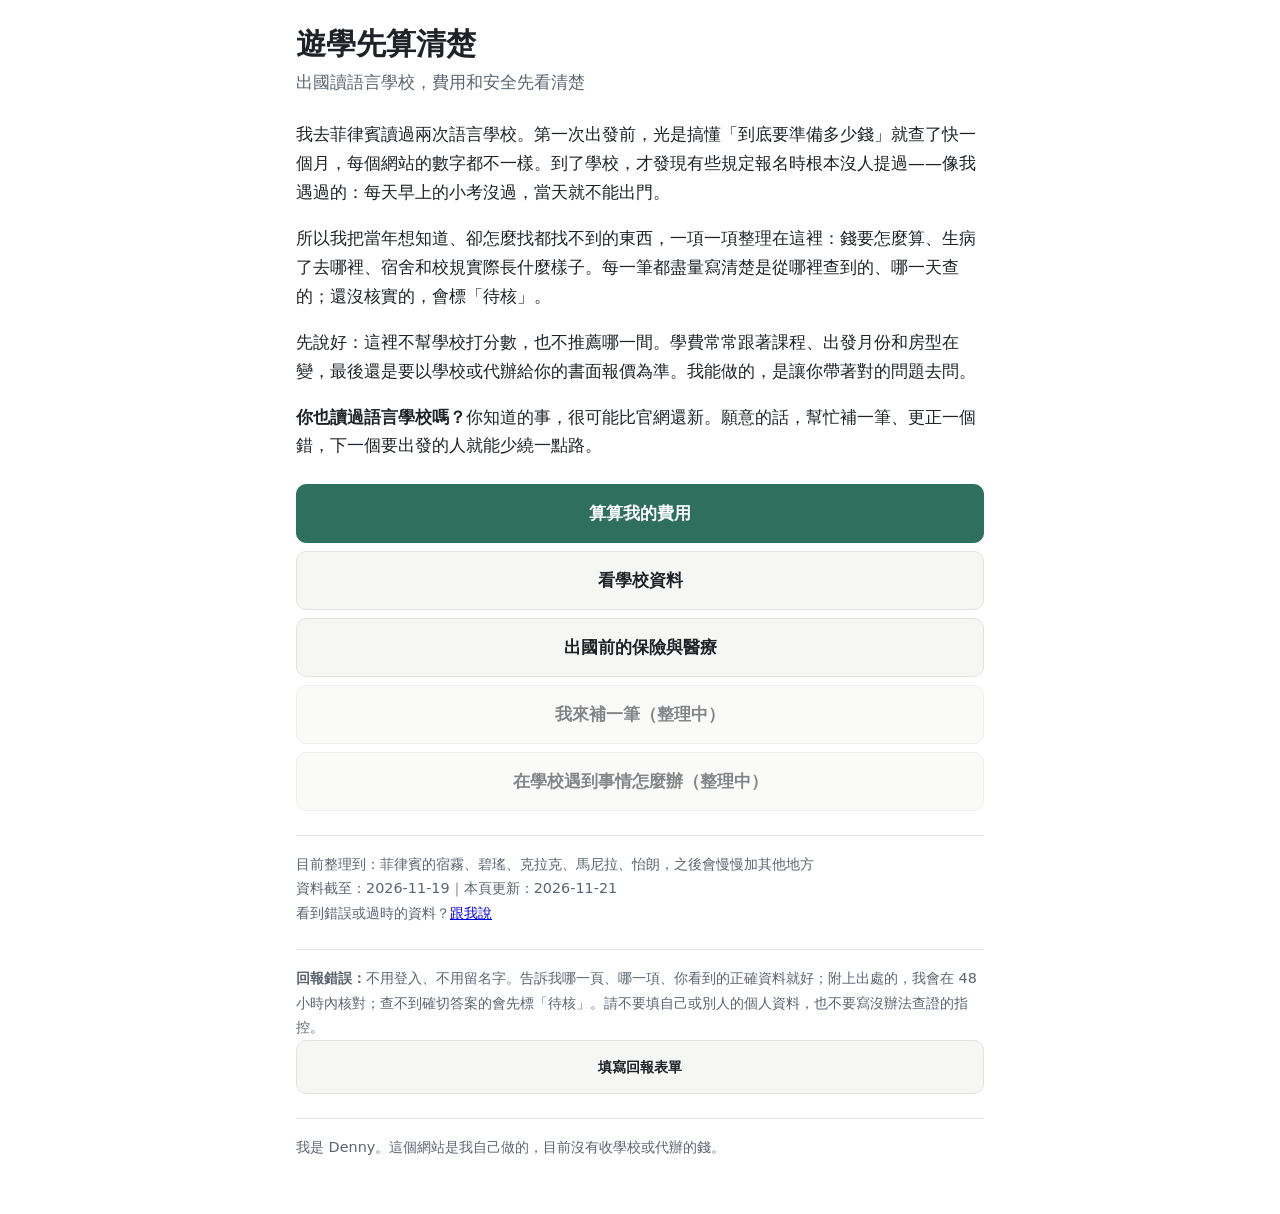
<file: index.html>
<!DOCTYPE html><html lang="zh-Hant"><head><meta charset="utf-8"><meta name="viewport" content="width=device-width,initial-scale=1">
<title>遊學先算清楚｜出國讀語言學校，費用和安全先看清楚</title>
<meta name="description" content="去語言學校讀英文之前，先把錢、安全和校規搞清楚。一個讀過兩次菲律賓語言學校的人，把當年找不到的資料整理在這裡。">
<link rel="stylesheet" href="assets/tokens.css"><link rel="stylesheet" href="assets/base.css"><script src="assets/stats.js"></script></head>
<body><main>
<h1>遊學先算清楚</h1><p class="subtitle">出國讀語言學校，費用和安全先看清楚</p>
<p>我去菲律賓讀過兩次語言學校。第一次出發前，光是搞懂「到底要準備多少錢」就查了快一個月，每個網站的數字都不一樣。到了學校，才發現有些規定報名時根本沒人提過——像我遇過的：每天早上的小考沒過，當天就不能出門。</p>
<p>所以我把當年想知道、卻怎麼找都找不到的東西，一項一項整理在這裡：錢要怎麼算、生病了去哪裡、宿舍和校規實際長什麼樣子。每一筆都盡量寫清楚是從哪裡查到的、哪一天查的；還沒核實的，會標「待核」。</p>
<p>先說好：這裡不幫學校打分數，也不推薦哪一間。學費常常跟著課程、出發月份和房型在變，最後還是要以學校或代辦給你的書面報價為準。我能做的，是讓你帶著對的問題去問。</p>
<p><strong>你也讀過語言學校嗎？</strong>你知道的事，很可能比官網還新。願意的話，幫忙補一筆、更正一個錯，下一個要出發的人就能少繞一點路。</p>
<nav class="actions">
<a class="btn primary" href="cost.html">算算我的費用</a>
<a class="btn" href="schools.html">看學校資料</a>
<a class="btn" href="health.html">出國前的保險與醫療</a>
<span class="btn soon">我來補一筆（整理中）</span>
<span class="btn soon">在學校遇到事情怎麼辦（整理中）</span>
</nav>
<p class="meta">目前整理到：菲律賓的宿霧、碧瑤、克拉克、馬尼拉、怡朗，之後會慢慢加其他地方<br>資料截至：2026-11-19｜本頁更新：2026-11-21<br>看到錯誤或過時的資料？<a href="#report">跟我說</a></p>
<p class="meta" id="report"><strong>回報錯誤：</strong>不用登入、不用留名字。告訴我哪一頁、哪一項、你看到的正確資料就好；附上出處的，我會在 48 小時內核對；查不到確切答案的會先標「待核」。請不要填自己或別人的個人資料，也不要寫沒辦法查證的指控。<br><a class="btn" href="https://docs.google.com/forms/d/e/1FAIpQLSfvSmct34UaInZlQK5Uz5uc8GssAQWaxbEt6VkRSK1rKSOWSQ/viewform" onclick="ycCount(\'report-click\')" target="_blank" rel="noopener">填寫回報表單</a></p>
<p class="meta">我是 Denny。這個網站是我自己做的，目前沒有收學校或代辦的錢。</p>
</main></body></html>
</file>
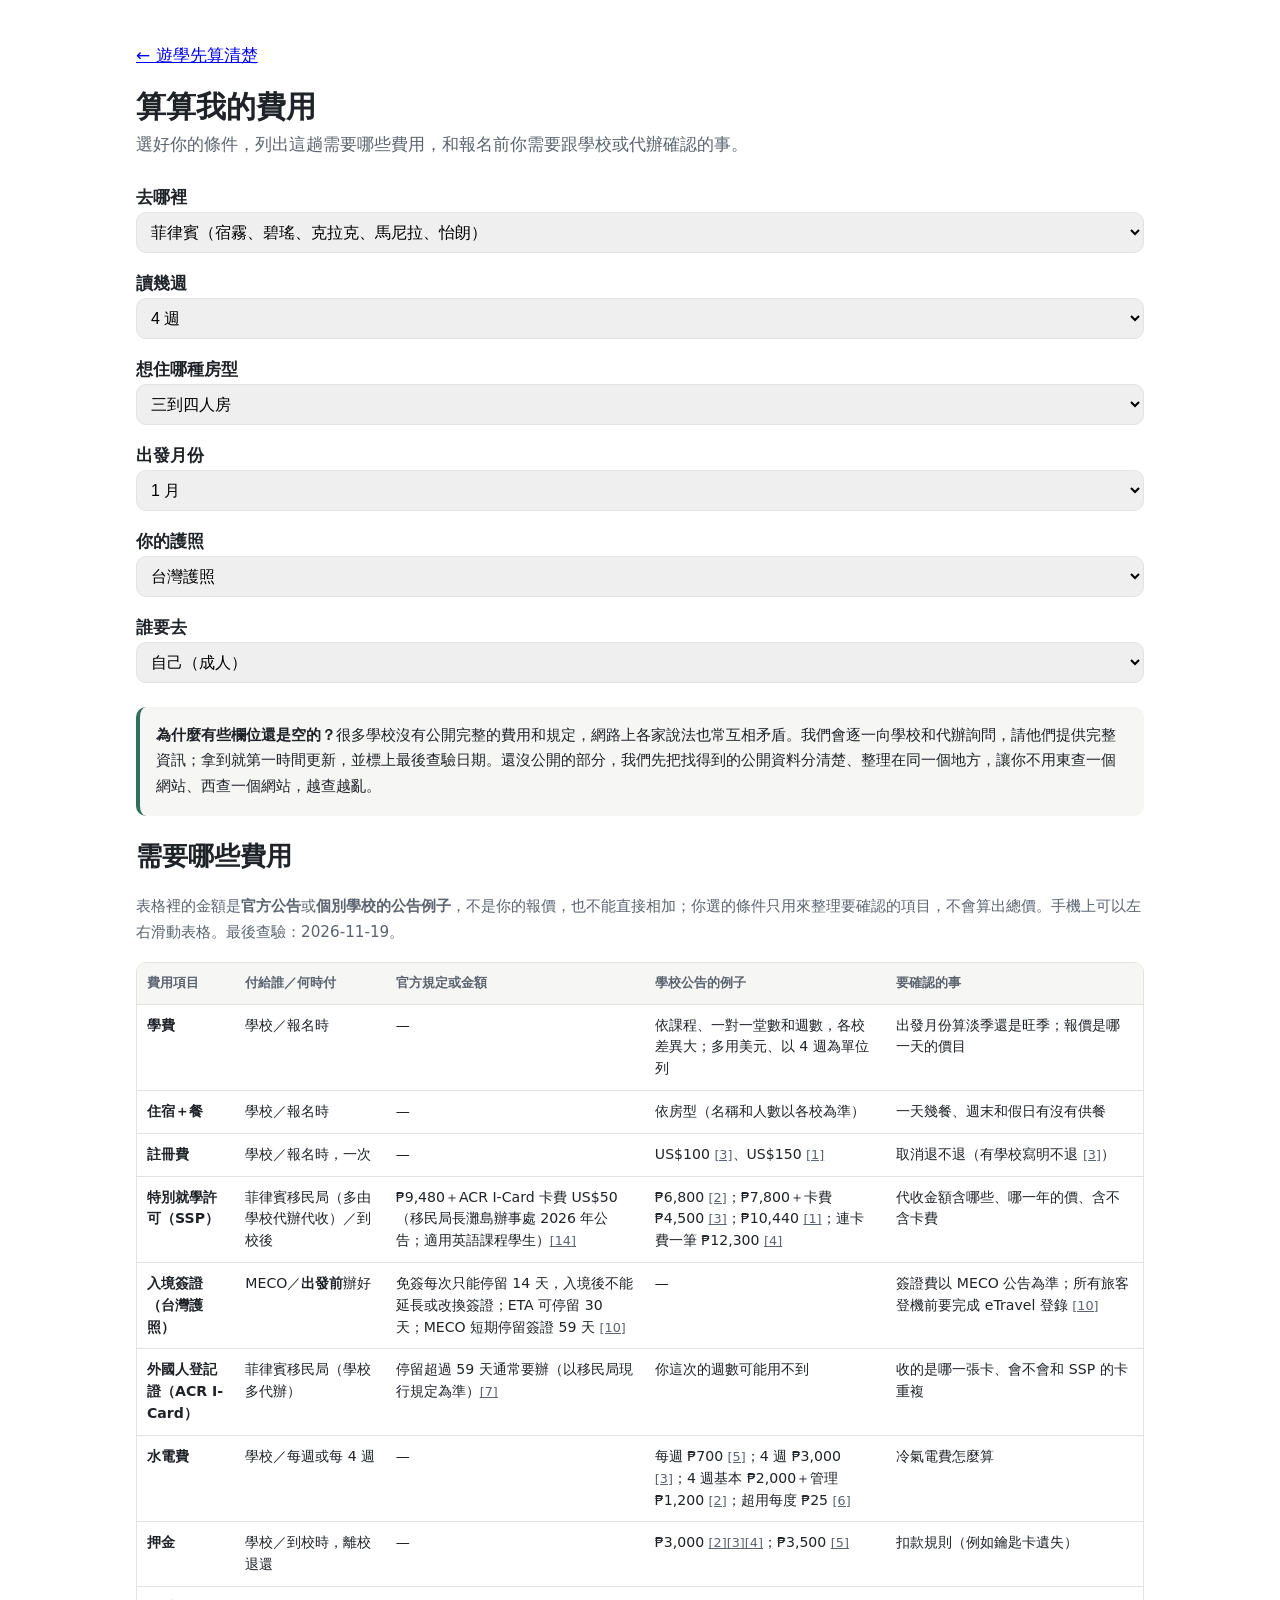
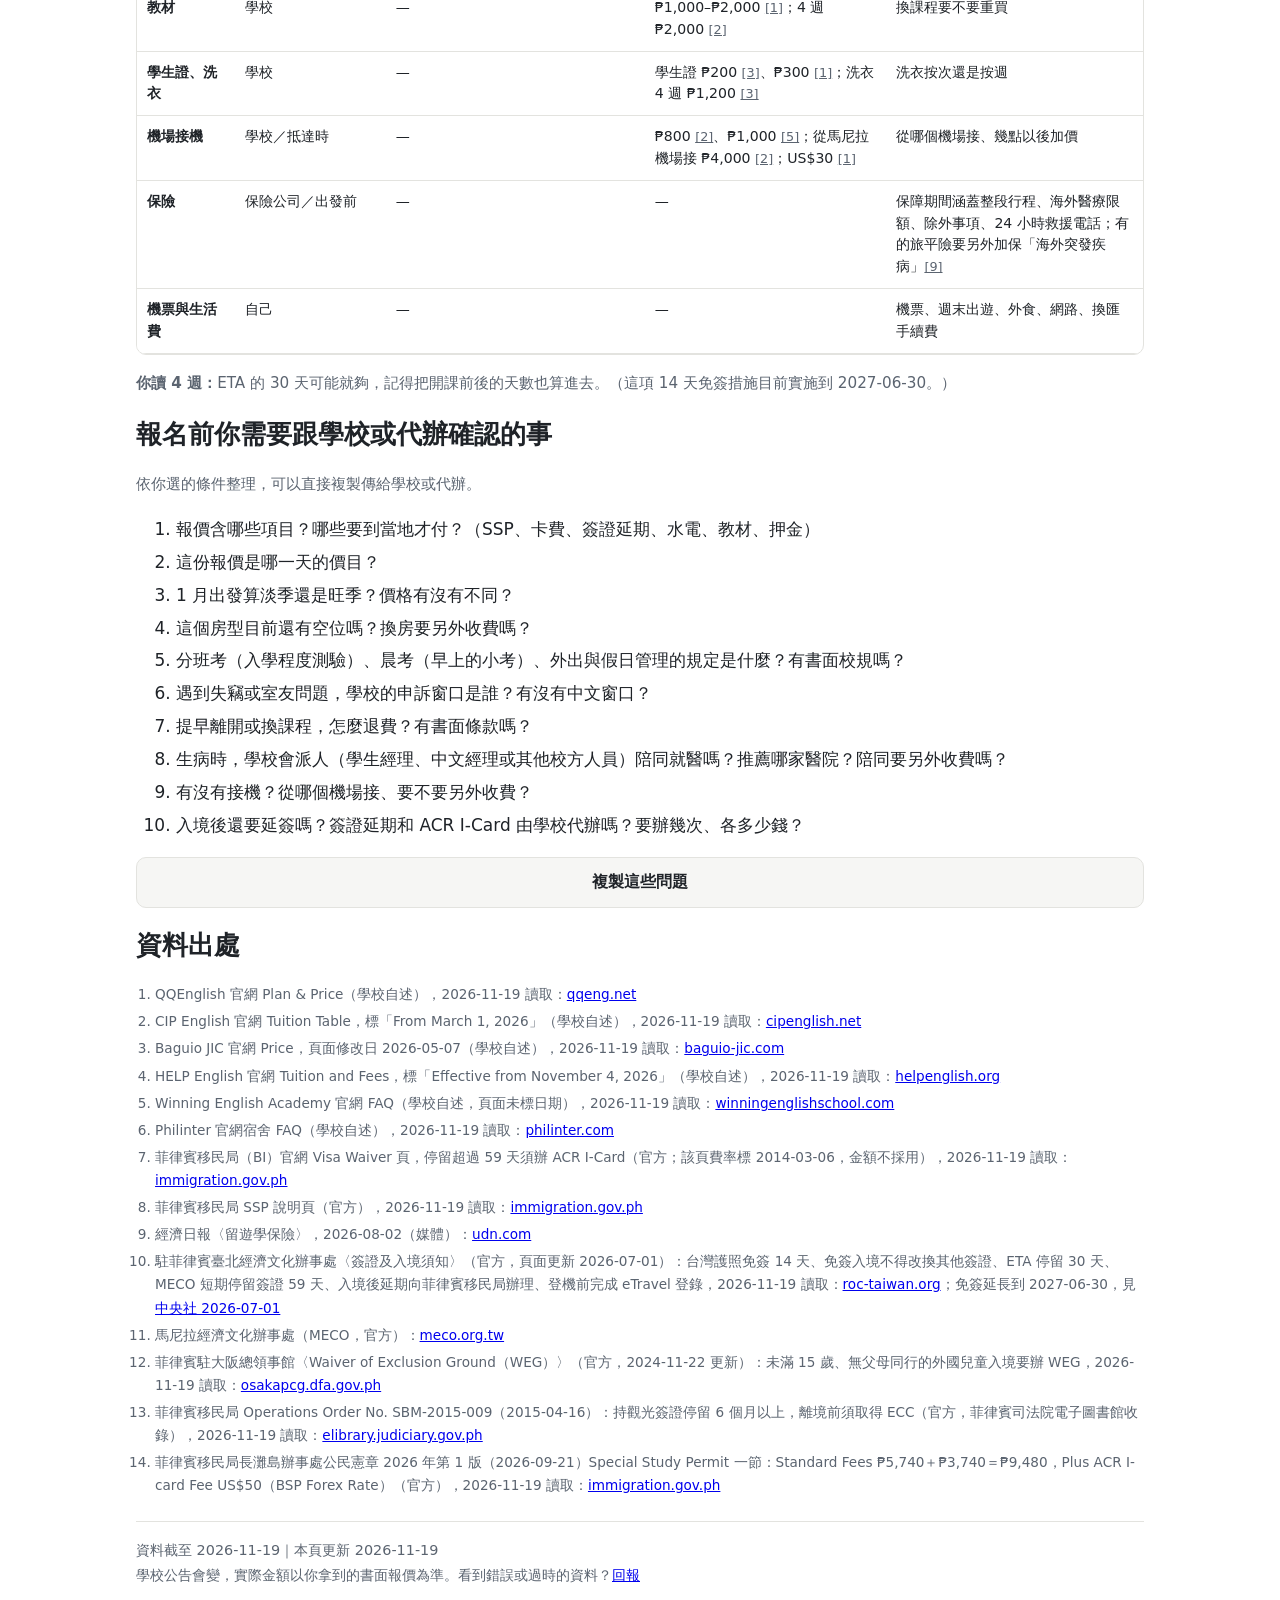
<file: cost.html>
<!DOCTYPE html><html lang="zh-Hant"><head><meta charset="utf-8"><meta name="viewport" content="width=device-width,initial-scale=1">
<title>算算我的費用｜遊學先算清楚</title>
<meta name="description" content="去菲律賓讀語言學校，除了學費和住宿還要付哪些錢？選好週數、房型和出發月份，列出每一項費用和報名前要問的問題。">
<link rel="stylesheet" href="assets/tokens.css"><link rel="stylesheet" href="assets/base.css"><script src="assets/stats.js"></script></head>
<body><main class="wide">
<p><a href="index.html">← 遊學先算清楚</a></p>
<h1>算算我的費用</h1>
<p class="subtitle">選好你的條件，列出這趟需要哪些費用，和報名前你需要跟學校或代辦確認的事。</p>
<form id="f">
<label>去哪裡<select name="place"><option>菲律賓（宿霧、碧瑤、克拉克、馬尼拉、怡朗）</option></select></label>
<label>讀幾週<select name="weeks"><option value="4">4 週</option><option value="8">8 週</option><option value="12">12 週</option><option value="24">24 週</option><option value="30">超過 24 週</option></select></label>
<label>想住哪種房型<select name="room"><option value="1">單人房</option><option value="2">雙人房</option><option value="3" selected>三到四人房</option><option value="6">五人以上</option><option value="out">校外住宿</option></select></label>
<label>出發月份<select name="month"></select></label>
<label>你的護照<select name="pp"><option value="tw">台灣護照</option><option value="v30">日本、韓國等免簽 30 天的國家</option><option value="other">其他國家</option></select></label>
<label>誰要去<select name="who"><option value="adult">自己（成人）</option><option value="child">帶小孩一起</option><option value="minor">未成年子女自己去</option></select></label>
</form>

<div class="why"><strong>為什麼有些欄位還是空的？</strong>很多學校沒有公開完整的費用和規定，網路上各家說法也常互相矛盾。我們會逐一向學校和代辦詢問，請他們提供完整資訊；拿到就第一時間更新，並標上最後查驗日期。還沒公開的部分，我們先把找得到的公開資料分清楚、整理在同一個地方，讓你不用東查一個網站、西查一個網站，越查越亂。</div>

<h2>需要哪些費用</h2>
<p class="note">表格裡的金額是<strong>官方公告</strong>或<strong>個別學校的公告例子</strong>，不是你的報價，也不能直接相加；你選的條件只用來整理要確認的項目，不會算出總價。手機上可以左右滑動表格。最後查驗：2026-11-19。</p>
<div class="tablewrap"><table class="fees"><thead><tr><th>費用項目</th><th>付給誰／何時付</th><th>官方規定或金額</th><th>學校公告的例子</th><th>要確認的事</th></tr></thead><tbody id="items"></tbody></table></div>
<p class="note" id="visanote"></p>

<h2>報名前你需要跟學校或代辦確認的事</h2>
<p class="note">依你選的條件整理，可以直接複製傳給學校或代辦。</p>
<ol class="q" id="qs"></ol>
<button type="button" class="btn" id="copy">複製這些問題</button>

<h2 id="sources">資料出處</h2>
<ol class="src">
<li id="s1">QQEnglish 官網 Plan &amp; Price（學校自述），2026-11-19 讀取：<a href="https://qqeng.net/study-english-abroad/plan-price/">qqeng.net</a></li>
<li id="s2">CIP English 官網 Tuition Table，標「From March 1, 2026」（學校自述），2026-11-19 讀取：<a href="https://cipenglish.net/extra-links/tuition-table/">cipenglish.net</a></li>
<li id="s3">Baguio JIC 官網 Price，頁面修改日 2026-05-07（學校自述），2026-11-19 讀取：<a href="https://baguio-jic.com/price/">baguio-jic.com</a></li>
<li id="s4">HELP English 官網 Tuition and Fees，標「Effective from November 4, 2026」（學校自述），2026-11-19 讀取：<a href="https://www.helpenglish.org/p/tuition-and-fees.html">helpenglish.org</a></li>
<li id="s5">Winning English Academy 官網 FAQ（學校自述，頁面未標日期），2026-11-19 讀取：<a href="https://winningenglishschool.com/faq/">winningenglishschool.com</a></li>
<li id="s6">Philinter 官網宿舍 FAQ（學校自述），2026-11-19 讀取：<a href="https://philinter.com/faqs/dormitory/">philinter.com</a></li>
<li id="s7">菲律賓移民局（BI）官網 Visa Waiver 頁，停留超過 59 天須辦 ACR I-Card（官方；該頁費率標 2014-03-06，金額不採用），2026-11-19 讀取：<a href="https://immigration.gov.ph/visas/visa-waiver/">immigration.gov.ph</a></li>
<li id="s8">菲律賓移民局 SSP 說明頁（官方），2026-11-19 讀取：<a href="https://immigration.gov.ph/services/special-study-permit/">immigration.gov.ph</a></li>
<li id="s9">經濟日報〈留遊學保險〉，2026-08-02（媒體）：<a href="https://udn.com/news/story/7239/9665063">udn.com</a></li>
<li id="s10">駐菲律賓臺北經濟文化辦事處〈簽證及入境須知〉（官方，頁面更新 2026-07-01）：台灣護照免簽 14 天、免簽入境不得改換其他簽證、ETA 停留 30 天、MECO 短期停留簽證 59 天、入境後延期向菲律賓移民局辦理、登機前完成 eTravel 登錄，2026-11-19 讀取：<a href="https://www.roc-taiwan.org/ph/post/6596.html">roc-taiwan.org</a>；免簽延長到 2027-06-30，見 <a href="https://focustaiwan.tw/politics/202607010008">中央社 2026-07-01</a></li>
<li id="s11">馬尼拉經濟文化辦事處（MECO，官方）：<a href="https://www.meco.org.tw/">meco.org.tw</a></li>

<li id="s12">菲律賓駐大阪總領事館〈Waiver of Exclusion Ground（WEG）〉（官方，2024-11-22 更新）：未滿 15 歲、無父母同行的外國兒童入境要辦 WEG，2026-11-19 讀取：<a href="https://osakapcg.dfa.gov.ph/consular-services/consular-requirements/other-services/waiver-of-exclusion-ground-weg">osakapcg.dfa.gov.ph</a></li>
<li id="s13">菲律賓移民局 Operations Order No. SBM-2015-009（2015-04-16）：持觀光簽證停留 6 個月以上，離境前須取得 ECC（官方，菲律賓司法院電子圖書館收錄），2026-11-19 讀取：<a href="https://elibrary.judiciary.gov.ph/thebookshelf/showdocs/10/69548">elibrary.judiciary.gov.ph</a></li>
<li id="s14">菲律賓移民局長灘島辦事處公民憲章 2026 年第 1 版（2026-09-21）Special Study Permit 一節：Standard Fees ₱5,740＋₱3,740＝₱9,480，Plus ACR I-card Fee US$50（BSP Forex Rate）（官方），2026-11-19 讀取：<a href="https://immigration.gov.ph/wp-content/uploads/2026/10/43-BoracayImmigrationFieldOffice-CC2026-1stEdition-21Sep2026.pdf">immigration.gov.ph</a></li>
</ol>
<p class="meta">資料截至 2026-11-19｜本頁更新 2026-11-19<br>學校公告會變，實際金額以你拿到的書面報價為準。看到錯誤或過時的資料？<a href="https://docs.google.com/forms/d/e/1FAIpQLSfvSmct34UaInZlQK5Uz5uc8GssAQWaxbEt6VkRSK1rKSOWSQ/viewform" onclick="ycCount(\'report-click\')" target="_blank" rel="noopener">回報</a></p>
</main>
<script>
const m=document.querySelector('[name=month]');
for(let i=1;i<=12;i++){const o=document.createElement('option');o.value=i;o.textContent=i+' 月';m.appendChild(o);}
const f=document.getElementById('f');
const src=n=>n.map(i=>`<a href="#s${i}">[${i}]</a>`).join('');
const c=i=>`<a href="#s${i}">[${i}]</a>`;
function visa(d,w){
  const days=w*7, wk=w>24?'超過 24 週':w+' 週';
  if(d.pp==='tw') return {row:{k:'入境簽證（台灣護照）',who:'MECO／<strong>出發前</strong>辦好',off:`免簽每次只能停留 14 天，入境後不能延長或改換簽證；ETA 可停留 30 天；MECO 短期停留簽證 59 天 ${c(10)}`,ex:'—',ask:'簽證費以 MECO 公告為準；所有旅客登機前要完成 eTravel 登錄 '+c(10)},
    note:'<strong>你讀 '+wk+'：</strong>'+(days+2<=30?'ETA 的 30 天可能就夠，記得把開課前後的天數也算進去。':days+2<=59?'ETA 的 30 天不夠；59 天的簽證可能剛好夠，記得把開課前後的天數也算進去。':'出發前先辦 59 天簽證，入境後還要在當地向菲律賓移民局延簽；要延幾次，看入境時核准的停留期限和當時規定，學校多半代辦。')+'（這項 14 天免簽措施目前實施到 2027-06-30。）'};
  if(d.pp==='v30') return {row:{k:'簽證延期',who:'菲律賓移民局（學校多代辦）／停留滿 30 天前',off:`免簽可停留 30 天 ${c(7)}`,ex:'—',ask:'要延幾次、每次多少錢、學校代不代辦'},
    note:'<strong>你讀 '+wk+'：</strong>'+(days+2<=30?'通常還在免簽天數內，記得把開課前後的天數也算進去。':'會超過免簽天數，要在當地延簽；次數和費用看入境時核准的停留期限和當時規定。')};
  return {row:{k:'入境簽證',who:'依你的護照',off:'請查你護照所屬國家或地區的菲律賓使館、代表處公告',ex:'—',ask:'入境許可是否涵蓋完整停留期間'},note:''};
}
function render(){
  const d=Object.fromEntries(new FormData(f)); const w=+d.weeks; const out=d.room==='out'; const V=visa(d,w);
  const R=[
    {k:'學費',who:'學校／報名時',off:'—',ex:'依課程、一對一堂數和週數，各校差異大；多用美元、以 4 週為單位列',ask:'出發月份算淡季還是旺季；報價是哪一天的價目'},
    {k:out?'校外住宿':'住宿＋餐',who:out?'房東或合作住宿':'學校／報名時',off:'—',ex:out?'房租、餐費、交通自己算':'依房型（名稱和人數以各校為準）',ask:out?'學校有沒有合作的住宿':'一天幾餐、週末和假日有沒有供餐'},
    {k:'註冊費',who:'學校／報名時，一次',off:'—',ex:`US$100 ${c(3)}、US$150 ${c(1)}`,ask:`取消退不退（有學校寫明不退 ${c(3)}）`},
    {k:'特別就學許可（SSP）',who:'菲律賓移民局（多由學校代辦代收）／到校後',off:`₱9,480＋ACR I-Card 卡費 US$50（移民局長灘島辦事處 2026 年公告；適用英語課程學生）${c(14)}`,ex:`₱6,800 ${c(2)}；₱7,800＋卡費 ₱4,500 ${c(3)}；₱10,440 ${c(1)}；連卡費一筆 ₱12,300 ${c(4)}`,ask:'代收金額含哪些、哪一年的價、含不含卡費'},
    V.row,
    {k:'外國人登記證（ACR I-Card）',who:'菲律賓移民局（學校多代辦）',off:`停留超過 59 天通常要辦（以移民局現行規定為準）${c(7)}`,ex:w>8?`₱3,200 ${c(1)}、₱4,000 ${c(2)}`:'你這次的週數可能用不到',ask:'收的是哪一張卡、會不會和 SSP 的卡重複'},
    {k:'水電費',who:'學校／每週或每 4 週',off:'—',ex:`每週 ₱700 ${c(5)}；4 週 ₱3,000 ${c(3)}；4 週基本 ₱2,000＋管理 ₱1,200 ${c(2)}；超用每度 ₱25 ${c(6)}`,ask:'冷氣電費怎麼算'},
    {k:'押金',who:'學校／到校時，離校退還',off:'—',ex:`₱3,000 ${c(2)}${c(3)}${c(4)}；₱3,500 ${c(5)}`,ask:'扣款規則（例如鑰匙卡遺失）'},
    {k:'教材',who:'學校',off:'—',ex:`₱1,000–₱2,000 ${c(1)}；4 週 ₱2,000 ${c(2)}`,ask:'換課程要不要重買'},
    {k:'學生證、洗衣',who:'學校',off:'—',ex:`學生證 ₱200 ${c(3)}、₱300 ${c(1)}；洗衣 4 週 ₱1,200 ${c(3)}`,ask:'洗衣按次還是按週'},
    {k:'機場接機',who:'學校／抵達時',off:'—',ex:`₱800 ${c(2)}、₱1,000 ${c(5)}；從馬尼拉機場接 ₱4,000 ${c(2)}；US$30 ${c(1)}`,ask:'從哪個機場接、幾點以後加價'},
    {k:'保險',who:'保險公司／出發前',off:'—',ex:'—',ask:(w>24?'停留超過半年，部分旅平險天數不夠，可能要長天期留遊學保險；':'')+`保障期間涵蓋整段行程、海外醫療限額、除外事項、24 小時救援電話；有的旅平險要另外加保「海外突發疾病」${c(9)}`},
    {k:'機票與生活費',who:'自己',off:'—',ex:'—',ask:'機票、週末出遊、外食、網路、換匯手續費'},
  ];
  if(w>24) R.push({k:'離境許可（ECC）',who:'菲律賓移民局／離境前',off:`在菲律賓停留 6 個月以上，離境前要辦 ${c(13)}`,ex:'—',ask:'學校代不代辦、費用多少、要不要親自去'});
  if(d.who!=='adult') R.push({k:'未成年相關',who:'學校',off:d.who==='minor'?`未滿 15 歲、沒有父母同行入境，要辦 WEG 文件 ${c(12)}`:'—',ex:d.who==='child'?'有的收 5 歲以上，也有一般課程只收 18 歲以上':'個別學校另訂住校最低年齡（例：16 歲以上）',ask:d.who==='child'?'親子課程或陪讀、家長能否同住、家長要不要上課':'監護人文件、未成年門禁和外出規定'});
  document.getElementById('items').innerHTML=R.map(x=>`<tr><th scope="row">${x.k}</th><td>${x.who}</td><td>${x.off}</td><td>${x.ex}</td><td>${x.ask}</td></tr>`).join('');
  document.getElementById('visanote').innerHTML=V.note;
  const qs=['報價含哪些項目？哪些要到當地才付？（SSP、卡費、簽證延期、水電、教材、押金）',
    '這份報價是哪一天的價目？',
    `${d.month} 月出發算淡季還是旺季？價格有沒有不同？`,
    out?'學校有沒有合作的校外住宿？上下學怎麼走？':'這個房型目前還有空位嗎？換房要另外收費嗎？',
    '分班考（入學程度測驗）、晨考（早上的小考）、外出與假日管理的規定是什麼？有書面校規嗎？',
    '遇到失竊或室友問題，學校的申訴窗口是誰？有沒有中文窗口？',
    '提早離開或換課程，怎麼退費？有書面條款嗎？',
    '生病時，學校會派人（學生經理、中文經理或其他校方人員）陪同就醫嗎？推薦哪家醫院？陪同要另外收費嗎？',
    '有沒有接機？從哪個機場接、要不要另外收費？'];
  if(w*7+2>30||d.pp==='tw') qs.push('入境後還要延簽嗎？簽證延期和 ACR I-Card 由學校代辦嗎？要辦幾次、各多少錢？');
  if(d.who!=='adult') qs.push('孩子這個年紀能報哪些課？家長能同住嗎？未成年的門禁和外出規定是什麼？');
  document.getElementById('qs').innerHTML=qs.map(q=>`<li>${q}</li>`).join('');
  window._qs=qs;
}
f.addEventListener('change',render); render();
f.addEventListener('change',()=>{if(!window._ycStart){window._ycStart=1;ycCount('cost-start');}});
document.getElementById('copy').addEventListener('click',async e=>{ycCount('checklist-copy-cost');
  const t=window._qs.map((q,i)=>`${i+1}. ${q}`).join('\n');
  try{await navigator.clipboard.writeText(t);e.target.textContent='已複製';}catch(_){e.target.textContent='請長按上面的文字複製';}
  setTimeout(()=>e.target.textContent='複製這些問題',2000);
});
</script></body></html>
</file>
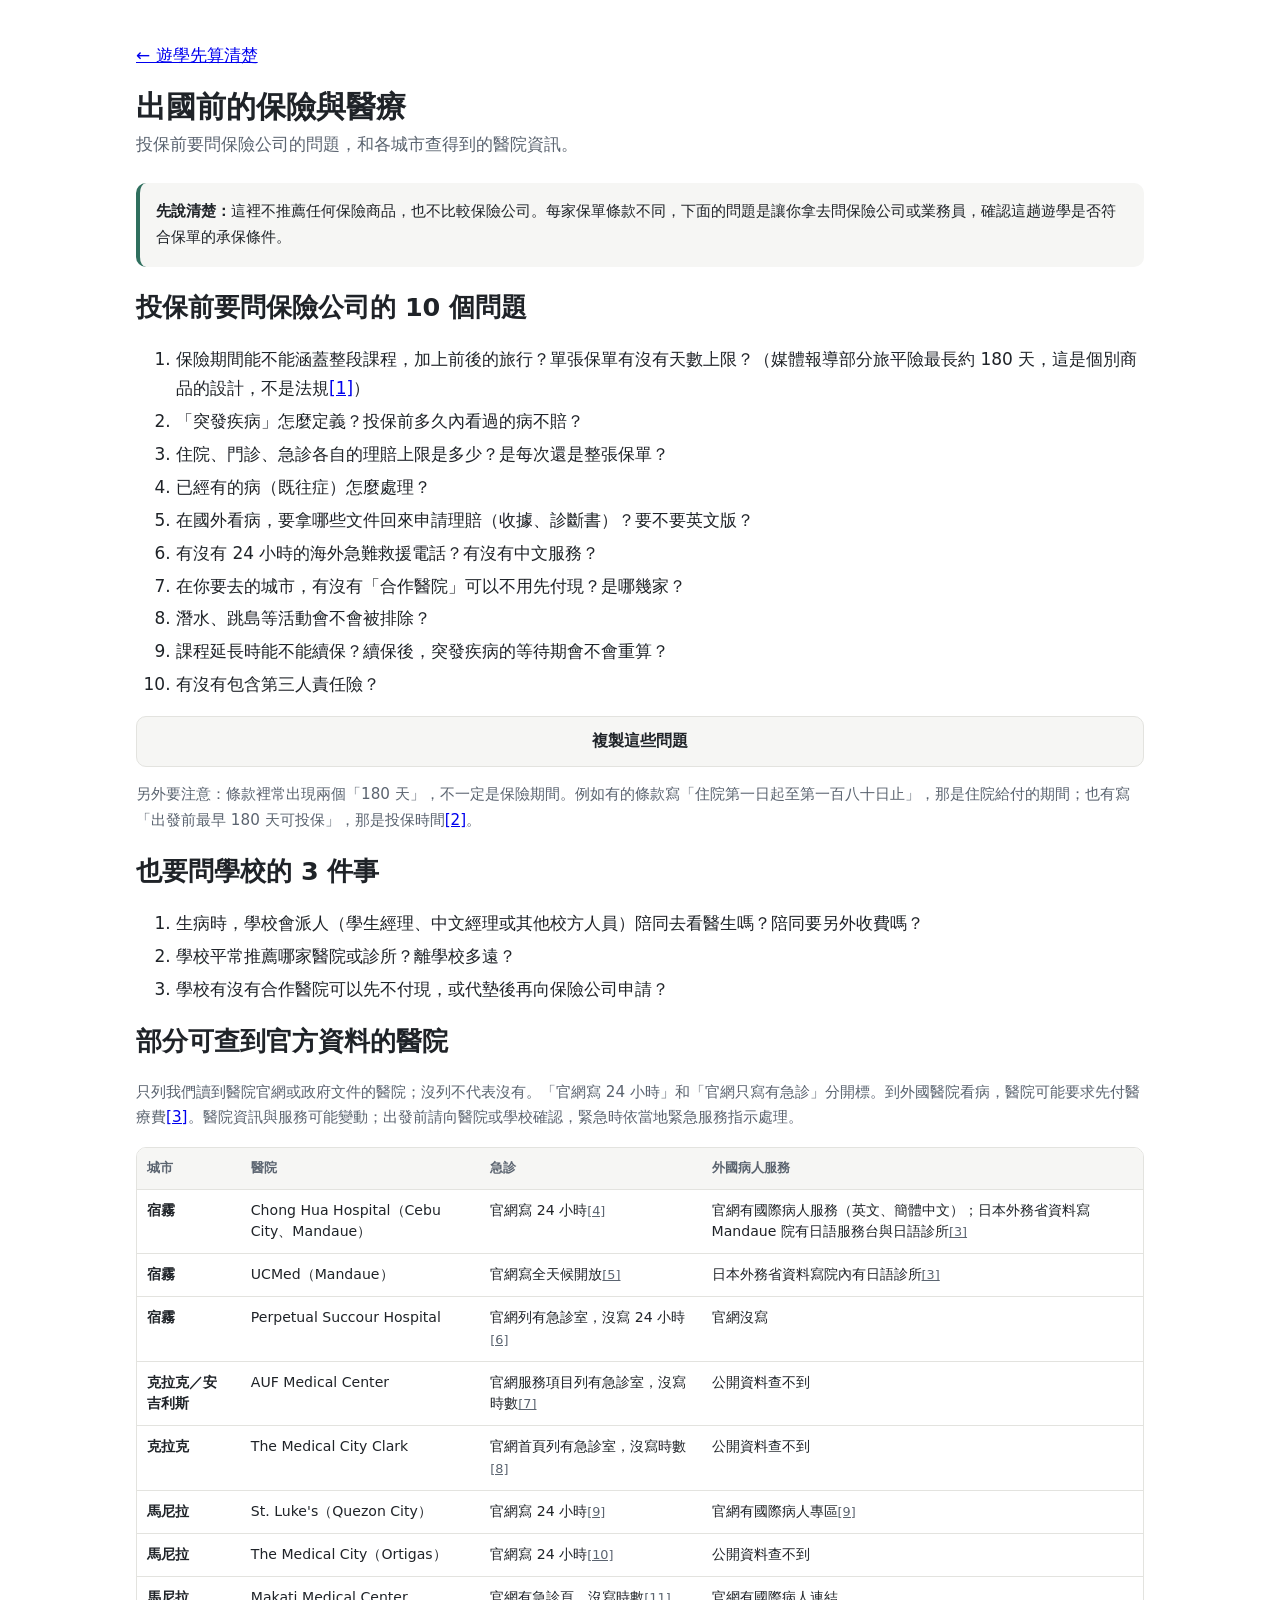
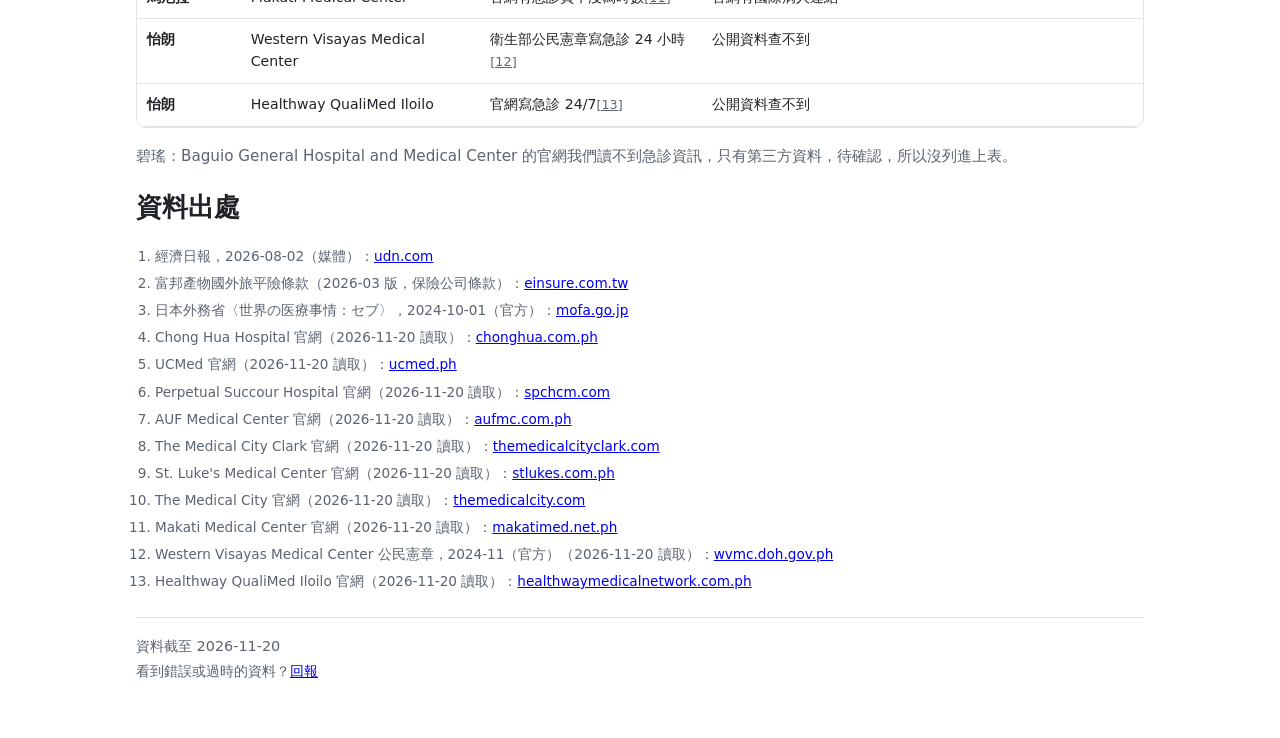
<file: health.html>
<!DOCTYPE html><html lang="zh-Hant"><head><meta charset="utf-8"><meta name="viewport" content="width=device-width,initial-scale=1">
<title>出國前的保險與醫療｜遊學先算清楚</title>
<link rel="stylesheet" href="assets/tokens.css"><link rel="stylesheet" href="assets/base.css"><script src="assets/stats.js"></script></head>
<body><main class="wide">
<p><a href="index.html">← 遊學先算清楚</a></p>
<h1>出國前的保險與醫療</h1>
<p class="subtitle">投保前要問保險公司的問題，和各城市查得到的醫院資訊。</p>
<div class="why"><strong>先說清楚：</strong>這裡不推薦任何保險商品，也不比較保險公司。每家保單條款不同，下面的問題是讓你拿去問保險公司或業務員，確認這趟遊學是否符合保單的承保條件。</div>

<h2>投保前要問保險公司的 10 個問題</h2>
<ol class="q">
<li>保險期間能不能涵蓋整段課程，加上前後的旅行？單張保單有沒有天數上限？（媒體報導部分旅平險最長約 180 天，這是個別商品的設計，不是法規<a href="#h1">[1]</a>）</li>
<li>「突發疾病」怎麼定義？投保前多久內看過的病不賠？</li>
<li>住院、門診、急診各自的理賠上限是多少？是每次還是整張保單？</li>
<li>已經有的病（既往症）怎麼處理？</li>
<li>在國外看病，要拿哪些文件回來申請理賠（收據、診斷書）？要不要英文版？</li>
<li>有沒有 24 小時的海外急難救援電話？有沒有中文服務？</li>
<li>在你要去的城市，有沒有「合作醫院」可以不用先付現？是哪幾家？</li>
<li>潛水、跳島等活動會不會被排除？</li>
<li>課程延長時能不能續保？續保後，突發疾病的等待期會不會重算？</li>
<li>有沒有包含第三人責任險？</li>
</ol>
<button type="button" class="btn" id="copy">複製這些問題</button>
<p class="note">另外要注意：條款裡常出現兩個「180 天」，不一定是保險期間。例如有的條款寫「住院第一日起至第一百八十日止」，那是住院給付的期間；也有寫「出發前最早 180 天可投保」，那是投保時間<a href="#h2">[2]</a>。</p>

<h2>也要問學校的 3 件事</h2>
<ol class="q">
<li>生病時，學校會派人（學生經理、中文經理或其他校方人員）陪同去看醫生嗎？陪同要另外收費嗎？</li>
<li>學校平常推薦哪家醫院或診所？離學校多遠？</li>
<li>學校有沒有合作醫院可以先不付現，或代墊後再向保險公司申請？</li>
</ol>

<h2>部分可查到官方資料的醫院</h2>
<p class="note">只列我們讀到醫院官網或政府文件的醫院；沒列不代表沒有。「官網寫 24 小時」和「官網只寫有急診」分開標。到外國醫院看病，醫院可能要求先付醫療費<a href="#h3">[3]</a>。醫院資訊與服務可能變動；出發前請向醫院或學校確認，緊急時依當地緊急服務指示處理。</p>
<div class="tablewrap"><table class="fees"><thead><tr><th>城市</th><th>醫院</th><th>急診</th><th>外國病人服務</th></tr></thead><tbody>
<tr><th scope="row">宿霧</th><td>Chong Hua Hospital（Cebu City、Mandaue）</td><td>官網寫 24 小時<a href="#h4">[4]</a></td><td>官網有國際病人服務（英文、簡體中文）；日本外務省資料寫 Mandaue 院有日語服務台與日語診所<a href="#h3">[3]</a></td></tr>
<tr><th scope="row">宿霧</th><td>UCMed（Mandaue）</td><td>官網寫全天候開放<a href="#h5">[5]</a></td><td>日本外務省資料寫院內有日語診所<a href="#h3">[3]</a></td></tr>
<tr><th scope="row">宿霧</th><td>Perpetual Succour Hospital</td><td>官網列有急診室，沒寫 24 小時<a href="#h6">[6]</a></td><td>官網沒寫</td></tr>
<tr><th scope="row">克拉克／安吉利斯</th><td>AUF Medical Center</td><td>官網服務項目列有急診室，沒寫時數<a href="#h7">[7]</a></td><td>公開資料查不到</td></tr>
<tr><th scope="row">克拉克</th><td>The Medical City Clark</td><td>官網首頁列有急診室，沒寫時數<a href="#h8">[8]</a></td><td>公開資料查不到</td></tr>
<tr><th scope="row">馬尼拉</th><td>St. Luke's（Quezon City）</td><td>官網寫 24 小時<a href="#h9">[9]</a></td><td>官網有國際病人專區<a href="#h9">[9]</a></td></tr>
<tr><th scope="row">馬尼拉</th><td>The Medical City（Ortigas）</td><td>官網寫 24 小時<a href="#h10">[10]</a></td><td>公開資料查不到</td></tr>
<tr><th scope="row">馬尼拉</th><td>Makati Medical Center</td><td>官網有急診頁，沒寫時數<a href="#h11">[11]</a></td><td>官網有國際病人連結</td></tr>
<tr><th scope="row">怡朗</th><td>Western Visayas Medical Center</td><td>衛生部公民憲章寫急診 24 小時<a href="#h12">[12]</a></td><td>公開資料查不到</td></tr>
<tr><th scope="row">怡朗</th><td>Healthway QualiMed Iloilo</td><td>官網寫急診 24/7<a href="#h13">[13]</a></td><td>公開資料查不到</td></tr>
</tbody></table></div>
<p class="note">碧瑤：Baguio General Hospital and Medical Center 的官網我們讀不到急診資訊，只有第三方資料，待確認，所以沒列進上表。</p>

<h2>資料出處</h2>
<ol class="src">
<li id="h1">經濟日報，2026-08-02（媒體）：<a href="https://udn.com/news/story/7239/9665063">udn.com</a></li>
<li id="h2">富邦產物國外旅平險條款（2026-03 版，保險公司條款）：<a href="https://api.einsure.com.tw/upload/doc/fubon/富邦產物_國外旅平險條款_11504_260330154409.pdf">einsure.com.tw</a></li>
<li id="h3">日本外務省〈世界の医療事情：セブ〉，2024-10-01（官方）：<a href="https://www.mofa.go.jp/mofaj/toko/medi/asia/cebu.html">mofa.go.jp</a></li>
<li id="h4">Chong Hua Hospital 官網（2026-11-20 讀取）：<a href="https://chonghua.com.ph/service/emergency-acute-care/">chonghua.com.ph</a></li>
<li id="h5">UCMed 官網（2026-11-20 讀取）：<a href="https://ucmed.ph/services/emergency-room/">ucmed.ph</a></li>
<li id="h6">Perpetual Succour Hospital 官網（2026-11-20 讀取）：<a href="https://spchcm.com/hospitals/psh">spchcm.com</a></li>
<li id="h7">AUF Medical Center 官網（2026-11-20 讀取）：<a href="https://aufmc.com.ph/about-us/">aufmc.com.ph</a></li>
<li id="h8">The Medical City Clark 官網（2026-11-20 讀取）：<a href="https://www.themedicalcityclark.com/">themedicalcityclark.com</a></li>
<li id="h9">St. Luke's Medical Center 官網（2026-11-20 讀取）：<a href="https://www.stlukes.com.ph/health-specialties-and-services/emergency-care">stlukes.com.ph</a></li>
<li id="h10">The Medical City 官網（2026-11-20 讀取）：<a href="https://www.themedicalcity.com/clinical-departments/services/emergency-department">themedicalcity.com</a></li>
<li id="h11">Makati Medical Center 官網（2026-11-20 讀取）：<a href="https://www.makatimed.net.ph/service/emergency-department/">makatimed.net.ph</a></li>
<li id="h12">Western Visayas Medical Center 公民憲章，2024-11（官方）（2026-11-20 讀取）：<a href="https://wvmc.doh.gov.ph/wp-content/uploads/2024/11/Citizens-Charter_v3-11282024_compiled.pdf">wvmc.doh.gov.ph</a></li>
<li id="h13">Healthway QualiMed Iloilo 官網（2026-11-20 讀取）：<a href="https://healthwaymedicalnetwork.com.ph/our-network/healthway-qualimed-hospital-iloilo/">healthwaymedicalnetwork.com.ph</a></li>
</ol>
<p class="meta">資料截至 2026-11-20<br>看到錯誤或過時的資料？<a href="https://docs.google.com/forms/d/e/1FAIpQLSfvSmct34UaInZlQK5Uz5uc8GssAQWaxbEt6VkRSK1rKSOWSQ/viewform" onclick="ycCount(\'report-click\')" target="_blank" rel="noopener">回報</a></p>
</main>
<script>document.getElementById('copy').addEventListener('click',async e=>{ycCount('checklist-copy-health');const t=[...document.querySelectorAll('ol.q li')].map((l,i)=>`${i+1}. ${l.innerText.replace(/\[\d+\]/g,'')}`).join('\n');try{await navigator.clipboard.writeText(t);e.target.textContent='已複製';}catch(_){e.target.textContent='請長按上面的文字複製';}setTimeout(()=>e.target.textContent='複製這些問題',2000);});</script>
</body></html>
</file>
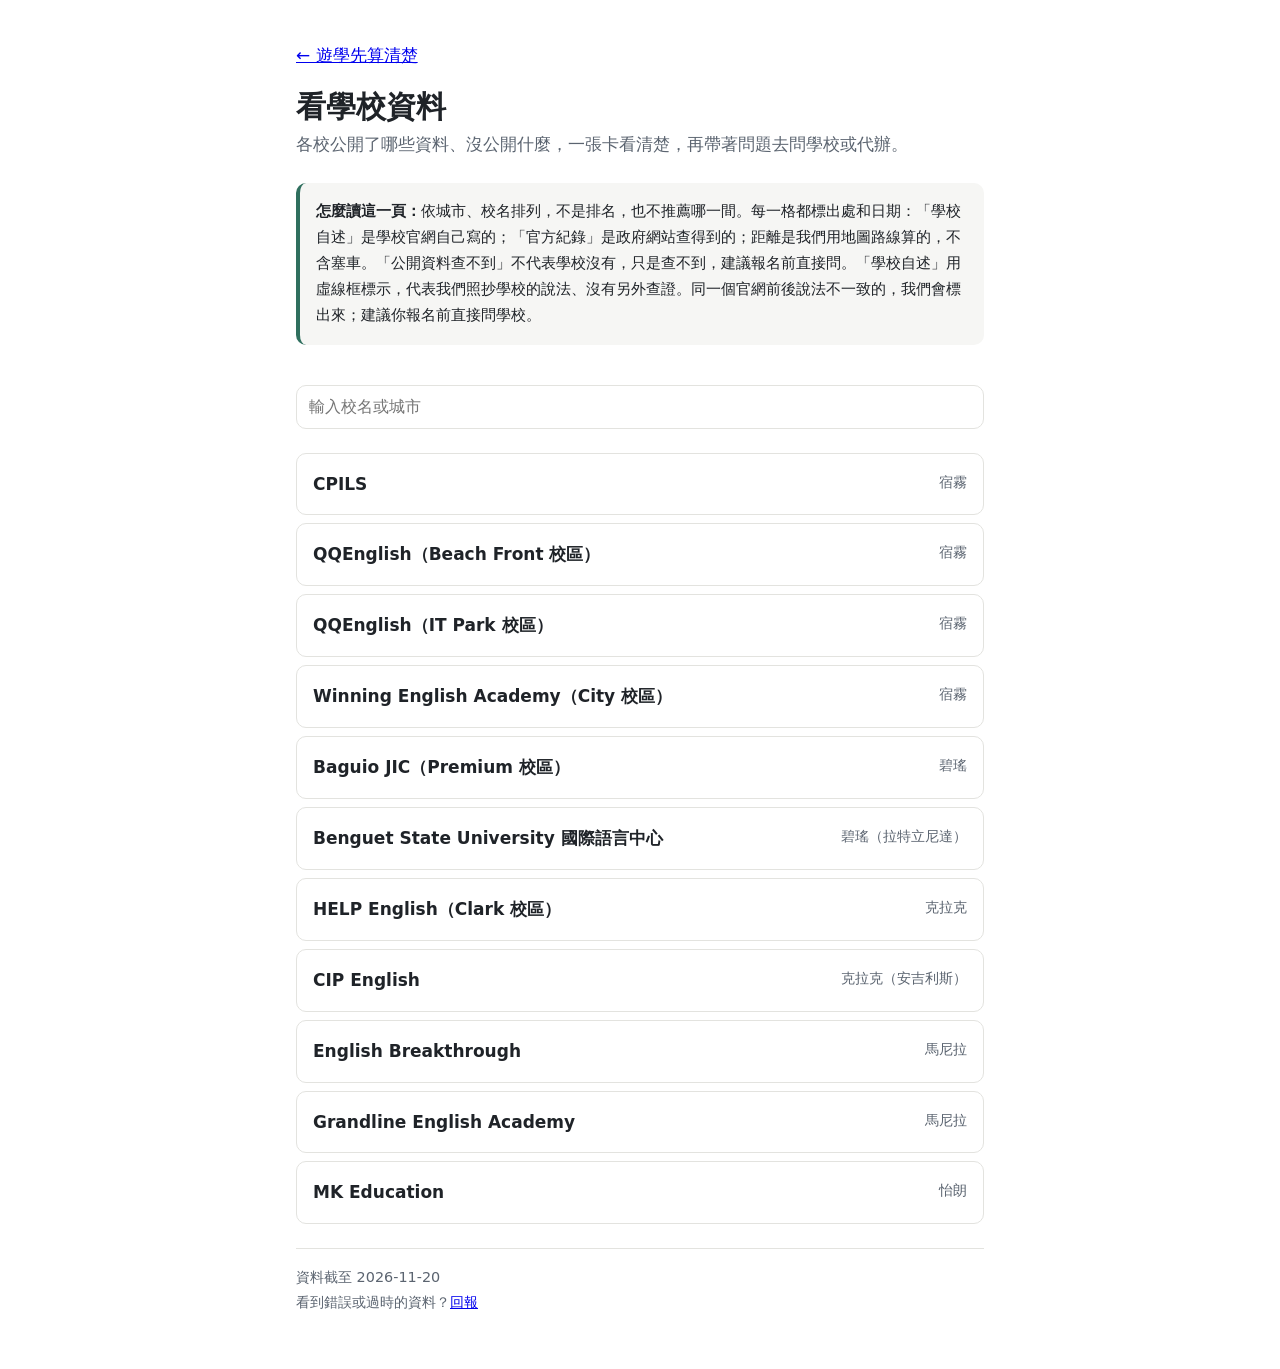
<file: schools.html>
<!DOCTYPE html><html lang="zh-Hant"><head><meta charset="utf-8"><meta name="viewport" content="width=device-width,initial-scale=1">
<title>看學校資料｜遊學先算清楚</title>
<link rel="stylesheet" href="assets/tokens.css"><link rel="stylesheet" href="assets/base.css">
<style>details.school{border:1px solid var(--color-border);border-radius:var(--radius);margin:var(--space-2) 0;background:var(--color-bg)}
details.school summary{padding:var(--space-3);cursor:pointer;display:flex;justify-content:space-between;gap:var(--space-2)}
details.school .city{color:var(--color-muted);font-size:.9rem;white-space:nowrap} details.school .inner{padding:0 var(--space-3) var(--space-3)}
details.school h3{font-size:1rem;margin:var(--space-3) 0 0}
table.card-t{min-width:0;width:100%} table.card-t th{position:static;min-width:6.5em;max-width:8em;box-shadow:none}
td.none{color:var(--color-muted)} .tag.self{color:var(--color-muted);border-style:dashed} .tag.calc{color:var(--color-muted)} td.none .tag{margin-left:8px}
input.search{width:100%;padding:12px;border-radius:var(--radius);border:1px solid var(--color-border);font-size:1rem;margin:var(--space-3) 0}</style><script src="assets/stats.js"></script></head>
<body><main>
<p><a href="index.html">← 遊學先算清楚</a></p>
<h1>看學校資料</h1>
<p class="subtitle">各校公開了哪些資料、沒公開什麼，一張卡看清楚，再帶著問題去問學校或代辦。</p>
<div class="why"><strong>怎麼讀這一頁：</strong>依城市、校名排列，不是排名，也不推薦哪一間。每一格都標出處和日期：「學校自述」是學校官網自己寫的；「官方紀錄」是政府網站查得到的；距離是我們用地圖路線算的，不含塞車。「公開資料查不到」不代表學校沒有，只是查不到，建議報名前直接問。「學校自述」用虛線框標示，代表我們照抄學校的說法、沒有另外查證。同一個官網前後說法不一致的，我們會標出來；建議你報名前直接問學校。</div>
<input class="search" type="search" placeholder="輸入校名或城市" aria-label="搜尋學校">
<details class="school" data-name="cpils 宿霧"><summary><strong>CPILS</strong><span class="city">宿霧</span></summary><div class="inner"><h3>生活與費用</h3><p class="note">這間學校官網沒有公開價目，請直接向學校或代辦索取書面報價。</p><div class="tablewrap"><table class="fees card-t"><tr><th scope="row">學校類型與登記</th><td>民間語言學校；TESDA 查得到，法人名與地址和官網一致（清單沒寫登記狀態與效期）<div class="src-ref"><span class="tag verified">官方紀錄</span> 2026-11-19 讀取・<a href="https://www.tesda.gov.ph/TVI" rel="noopener" target="_blank">出處</a></div></td></tr><tr><th scope="row">費用項目（學校公告）</th><td class="none">公開資料查不到<span class="tag unknown">待問學校</span></td></tr><tr><th scope="row">宿舍與餐</th><td>有 Dormitory 與 Premium Dormitory<div class="src-ref"><span class="tag self">學校自述</span> 2026-11-19 讀取・<a href="http://www.cpils.com/new/en/" rel="noopener" target="_blank">出處</a></div></td></tr><tr><th scope="row">一對一課</th><td class="none">公開資料查不到<span class="tag unknown">待問學校</span></td></tr><tr><th scope="row">兒童、青少年、親子</th><td>官網首頁列有親子課程（Parent-Child Program）<div class="src-ref"><span class="tag self">學校自述</span> 2026-11-19 讀取・<a href="http://www.cpils.com/new/en/" rel="noopener" target="_blank">出處</a></div></td></tr><tr><th scope="row">校內醫護</th><td>官網列有 Clinic Room（沒寫時段）<div class="src-ref"><span class="tag self">學校自述</span> 2026-11-19 讀取・<a href="http://www.cpils.com/new/en/" rel="noopener" target="_blank">出處</a></div></td></tr><tr><th scope="row">生病時學校怎麼協助（陪同就醫、推薦醫院）</th><td class="none">公開資料查不到<span class="tag unknown">待問學校</span></td></tr><tr><th scope="row">附近一家有急診的醫院（不是完整名單，也不一定最近）</th><td>Perpetual Succour Hospital：官網列有急診室，沒寫 24 小時<div class="src-ref"><span class="tag self">醫院官網</span> 2026-11-20 讀取・<a href="https://spchcm.com/hospitals/psh" rel="noopener" target="_blank">出處</a></div></td></tr><tr><th scope="row">從學校到這家醫院</th><td>約 1.9 公里、4 分鐘（OSRM 開車、不含塞車，2026-11-20 計算；學校和目的地都用 Google 地圖標記）<div class="src-ref"><span class="tag calc">計算</span> 2026-11-20</div></td></tr><tr><th scope="row">到機場</th><td class="none">麥克坦機場的地圖位置還沒核實，距離暫不列<span class="tag unknown">待核</span></td></tr><tr><th scope="row">接機（是否收費）</th><td class="none">公開資料查不到<span class="tag unknown">待問學校</span></td></tr><tr><th scope="row">停電時的備用電力</th><td class="none">公開資料查不到<span class="tag unknown">待問學校</span></td></tr></table></div><h3>校規與生活規定</h3><div class="tablewrap"><table class="fees card-t"><tr><th scope="row">校址</th><td>Benedicto Bldg., M.J. Cuenco Ave., Cebu City<div class="src-ref"><span class="tag self">學校自述</span> 官網 2026-11-20 讀取・<a href="http://www.cpils.com/new/en/" rel="noopener" target="_blank">出處</a></div></td></tr><tr><th scope="row">分班考、晨考、定期考</th><td class="none">公開資料查不到<span class="tag unknown">待問學校</span></td></tr><tr><th scope="row">沒考過的後果</th><td class="none">公開資料查不到<span class="tag unknown">待問學校</span></td></tr><tr><th scope="row">門禁與外出</th><td class="none">公開資料查不到<span class="tag unknown">待問學校</span></td></tr><tr><th scope="row">出缺席</th><td class="none">公開資料查不到<span class="tag unknown">待問學校</span></td></tr><tr><th scope="row">手機與熄燈</th><td class="none">公開資料查不到<span class="tag unknown">待問學校</span></td></tr><tr><th scope="row">只講英文（EOP）</th><td class="none">公開資料查不到<span class="tag unknown">待問學校</span></td></tr><tr><th scope="row">訪客</th><td class="none">公開資料查不到<span class="tag unknown">待問學校</span></td></tr><tr><th scope="row">喝酒、抽菸</th><td class="none">公開資料查不到<span class="tag unknown">待問學校</span></td></tr><tr><th scope="row">換老師、房間、課程</th><td class="none">公開資料查不到<span class="tag unknown">待問學校</span></td></tr><tr><th scope="row">未成年的規定</th><td class="none">公開資料查不到<span class="tag unknown">待問學校</span></td></tr><tr><th scope="row">申訴窗口</th><td class="none">公開資料查不到<span class="tag unknown">待問學校</span></td></tr><tr><th scope="row">學生經理（打工換宿）</th><td class="none">公開資料查不到<span class="tag unknown">待問學校</span></td></tr></table></div></div></details><details class="school" data-name="qqenglish（beach front 校區） 宿霧"><summary><strong>QQEnglish（Beach Front 校區）</strong><span class="city">宿霧</span></summary><div class="inner"><h3>生活與費用</h3><p class="note">學費和住宿費隨課程、出發月份和房型變動，這裡不列總價；請看<a href="https://qqeng.net/study-english-abroad/plan-price/" rel="noopener" target="_blank">學校官網價目頁</a>，或到「<a href="cost.html">算算我的費用</a>」列出要問的項目。</p><div class="tablewrap"><table class="fees card-t"><tr><th scope="row">學校類型與登記</th><td>民間語言學校；法人 GreatEnglish Corporation<div class="src-ref"><span class="tag self">學校自述</span> 2026-11-19 讀取・<a href="https://qqeng.net/study-english-abroad/beach-front-campus/" rel="noopener" target="_blank">出處</a></div></td></tr><tr><th scope="row">費用項目（學校公告）</th><td>價目與 IT Park 校區相同（官網價目不分校區）<div class="src-ref"><span class="tag self">學校自述</span> 2026-11-19 讀取・<a href="https://qqeng.net/study-english-abroad/plan-price/" rel="noopener" target="_blank">出處</a></div></td></tr><tr><th scope="row">宿舍與餐</th><td>校內膠囊宿舍（2024 新建）；每天 3 餐<div class="src-ref"><span class="tag self">學校自述</span> 2026-11-19 讀取・<a href="https://qqeng.net/study-english-abroad/beach-front-campus/" rel="noopener" target="_blank">出處</a></div></td></tr><tr><th scope="row">一對一課</th><td>一對一每堂 50 分鐘<div class="src-ref"><span class="tag self">學校自述</span> 2026-11-19 讀取・<a href="https://qqeng.net/about/" rel="noopener" target="_blank">出處</a></div></td></tr><tr><th scope="row">兒童、青少年、親子</th><td>收 5 歲以上（不含學齡前）；住宿要 16 歲以上<div class="src-ref"><span class="tag self">學校自述</span> 2026-11-19 讀取・<a href="https://qqeng.net/study-english-abroad/faq/" rel="noopener" target="_blank">出處</a></div></td></tr><tr><th scope="row">校內醫護</th><td>校內醫務室，護理師週一至五 8:00–17:00<div class="src-ref"><span class="tag self">學校自述</span> 2026-11-19 讀取・<a href="https://qqeng.net/study-english-abroad/beach-front-campus/" rel="noopener" target="_blank">出處</a></div></td></tr><tr><th scope="row">生病時學校怎麼協助（陪同就醫、推薦醫院）</th><td class="none">公開資料查不到<span class="tag unknown">待問學校</span></td></tr><tr><th scope="row">附近一家有急診的醫院（不是完整名單，也不一定最近）</th><td>UCMed（Mandaue）：官網寫急診 24/7<div class="src-ref"><span class="tag self">醫院官網</span> 2026-11-20 讀取・<a href="https://ucmed.ph/services/emergency-room/" rel="noopener" target="_blank">出處</a></div></td></tr><tr><th scope="row">從學校到這家醫院</th><td>約 13.3 公里、20 分鐘（要過橋；較近的 Mactan Doctors&#x27; Hospital 官網沒讀到急診說明）（OSRM 開車、不含塞車，2026-11-20 計算；學校和目的地都用 Google 地圖標記）<div class="src-ref"><span class="tag calc">計算</span> 2026-11-20</div></td></tr><tr><th scope="row">到機場</th><td class="none">麥克坦機場的地圖位置還沒核實，距離暫不列<span class="tag unknown">待核</span></td></tr><tr><th scope="row">接機（是否收費）</th><td>麥克坦機場接機 US$30（可選，官網價目不分校區）<div class="src-ref"><span class="tag self">學校自述</span> 2026-11-19 讀取・<a href="https://qqeng.net/study-english-abroad/plan-price/" rel="noopener" target="_blank">出處</a></div></td></tr><tr><th scope="row">停電時的備用電力</th><td class="none">公開資料查不到<span class="tag unknown">待問學校</span></td></tr></table></div><h3>校規與生活規定</h3><div class="tablewrap"><table class="fees card-t"><tr><th scope="row">校址</th><td>Pacific World Tower, The Mactan Newtown, Lapu-Lapu City 6015<div class="src-ref"><span class="tag self">學校自述</span> 官網 2026-11-20 讀取・<a href="https://qqeng.net/study-english-abroad/beach-front-campus/" rel="noopener" target="_blank">出處</a></div></td></tr><tr><th scope="row">分班考、晨考、定期考</th><td class="none">公開資料查不到<span class="tag unknown">待問學校</span></td></tr><tr><th scope="row">沒考過的後果</th><td class="none">公開資料查不到<span class="tag unknown">待問學校</span></td></tr><tr><th scope="row">門禁與外出</th><td class="none">公開資料查不到<span class="tag unknown">待問學校</span></td></tr><tr><th scope="row">出缺席</th><td class="none">公開資料查不到<span class="tag unknown">待問學校</span></td></tr><tr><th scope="row">手機與熄燈</th><td class="none">公開資料查不到<span class="tag unknown">待問學校</span></td></tr><tr><th scope="row">只講英文（EOP）</th><td class="none">公開資料查不到<span class="tag unknown">待問學校</span></td></tr><tr><th scope="row">訪客</th><td class="none">公開資料查不到<span class="tag unknown">待問學校</span></td></tr><tr><th scope="row">喝酒、抽菸</th><td class="none">公開資料查不到<span class="tag unknown">待問學校</span></td></tr><tr><th scope="row">換老師、房間、課程</th><td class="none">公開資料查不到<span class="tag unknown">待問學校</span></td></tr><tr><th scope="row">未成年的規定</th><td class="none">公開資料查不到<span class="tag unknown">待問學校</span></td></tr><tr><th scope="row">申訴窗口</th><td class="none">公開資料查不到<span class="tag unknown">待問學校</span></td></tr><tr><th scope="row">學生經理（打工換宿）</th><td class="none">公開資料查不到<span class="tag unknown">待問學校</span></td></tr></table></div></div></details><details class="school" data-name="qqenglish（it park 校區） 宿霧"><summary><strong>QQEnglish（IT Park 校區）</strong><span class="city">宿霧</span></summary><div class="inner"><h3>生活與費用</h3><p class="note">學費和住宿費隨課程、出發月份和房型變動，這裡不列總價；請看<a href="https://qqeng.net/study-english-abroad/plan-price/" rel="noopener" target="_blank">學校官網價目頁</a>，或到「<a href="cost.html">算算我的費用</a>」列出要問的項目。</p><div class="tablewrap"><table class="fees card-t"><tr><th scope="row">學校類型與登記</th><td>民間語言學校；法人 GreatEnglish Corporation（官網頁尾）；TESDA 以此名稱查不到（查不到不代表沒有登記）<div class="src-ref"><span class="tag self">學校自述</span> 2026-11-19 讀取・<a href="https://qqeng.net/study-english-abroad/itpark/" rel="noopener" target="_blank">出處</a></div></td></tr><tr><th scope="row">費用項目（學校公告）</th><td>註冊 US$150；SSP ₱10,440；ACR I-Card ₱3,200（停留 59 天以上）；延簽每月 ₱4,460；電費每天 ₱100；教材 ₱1,000–2,000；學生證 ₱300<div class="src-ref"><span class="tag self">學校自述</span> 2026-11-19 讀取・<a href="https://qqeng.net/study-english-abroad/plan-price/" rel="noopener" target="_blank">出處</a></div></td></tr><tr><th scope="row">宿舍與餐</th><td>校內膠囊宿舍；無門禁；每天 3 餐<div class="src-ref"><span class="tag self">學校自述</span> 2026-11-19 讀取・<a href="https://qqeng.net/study-english-abroad/faq/" rel="noopener" target="_blank">出處</a></div></td></tr><tr><th scope="row">一對一課</th><td>一對一每堂 50 分鐘；每天 4／6／8 堂（另有加團體課的方案）<div class="src-ref"><span class="tag self">學校自述</span> 2026-11-19 讀取・<a href="https://qqeng.net/study-english-abroad/plan-price/" rel="noopener" target="_blank">出處</a></div></td></tr><tr><th scope="row">兒童、青少年、親子</th><td>收 5 歲以上（不含學齡前）；住宿要 16 歲以上<div class="src-ref"><span class="tag self">學校自述</span> 2026-11-19 讀取・<a href="https://qqeng.net/study-english-abroad/faq/" rel="noopener" target="_blank">出處</a></div></td></tr><tr><th scope="row">校內醫護</th><td>校內護理師，週一至五 8:00–17:00<div class="src-ref"><span class="tag self">學校自述</span> 2026-11-19 讀取・<a href="https://qqeng.net/study-english-abroad/itpark/" rel="noopener" target="_blank">出處</a></div></td></tr><tr><th scope="row">生病時學校怎麼協助（陪同就醫、推薦醫院）</th><td class="none">公開資料查不到<span class="tag unknown">待問學校</span></td></tr><tr><th scope="row">附近一家有急診的醫院（不是完整名單，也不一定最近）</th><td>Perpetual Succour Hospital：官網列有急診室，沒寫 24 小時<div class="src-ref"><span class="tag self">醫院官網</span> 2026-11-20 讀取・<a href="https://spchcm.com/hospitals/psh" rel="noopener" target="_blank">出處</a></div></td></tr><tr><th scope="row">從學校到這家醫院</th><td>約 2.3 公里、5 分鐘（OSRM 開車、不含塞車，2026-11-20 計算；學校和目的地都用 Google 地圖標記）<div class="src-ref"><span class="tag calc">計算</span> 2026-11-20</div></td></tr><tr><th scope="row">到機場</th><td class="none">麥克坦機場的地圖位置還沒核實，距離暫不列<span class="tag unknown">待核</span></td></tr><tr><th scope="row">接機（是否收費）</th><td>麥克坦機場接機 US$30（可選，不用也可以自己搭計程車）<div class="src-ref"><span class="tag self">學校自述</span> 2026-11-19 讀取・<a href="https://qqeng.net/study-english-abroad/plan-price/" rel="noopener" target="_blank">出處</a></div></td></tr><tr><th scope="row">停電時的備用電力</th><td class="none">公開資料查不到<span class="tag unknown">待問學校</span></td></tr></table></div><h3>校規與生活規定</h3><div class="tablewrap"><table class="fees card-t"><tr><th scope="row">校址</th><td>7th Floor, Skyrise 4B, Cebu IT Park, Apas, Cebu City 6000<div class="src-ref"><span class="tag self">學校自述</span> 官網 2026-11-20 讀取・<a href="https://qqeng.net/study-english-abroad/faq/" rel="noopener" target="_blank">出處</a></div></td></tr><tr><th scope="row">分班考、晨考、定期考</th><td>學校會在出國前對您的英語能力進行測試。<div class="src-ref"><span class="tag self">學校自述</span> 官網 2026-11-20 讀取・<a href="https://qqeng.net/study-english-abroad/faq/" rel="noopener" target="_blank">出處</a></div></td></tr><tr><th scope="row">沒考過的後果</th><td class="none">公開資料查不到<span class="tag unknown">待問學校</span></td></tr><tr><th scope="row">門禁與外出</th><td>宿舍沒有門禁。<div class="src-ref"><span class="tag self">學校自述</span> 官網 2026-11-20 讀取・<a href="https://qqeng.net/study-english-abroad/faq/" rel="noopener" target="_blank">出處</a></div></td></tr><tr><th scope="row">出缺席</th><td class="none">公開資料查不到<span class="tag unknown">待問學校</span></td></tr><tr><th scope="row">手機與熄燈</th><td class="none">公開資料查不到<span class="tag unknown">待問學校</span></td></tr><tr><th scope="row">只講英文（EOP）</th><td class="none">公開資料查不到<span class="tag unknown">待問學校</span></td></tr><tr><th scope="row">訪客</th><td class="none">公開資料查不到<span class="tag unknown">待問學校</span></td></tr><tr><th scope="row">喝酒、抽菸</th><td>校園和宿舍內禁止飲酒與吸煙。<div class="src-ref"><span class="tag self">學校自述</span> 官網 2026-11-20 讀取・<a href="https://qqeng.net/study-english-abroad/faq/" rel="noopener" target="_blank">出處</a></div></td></tr><tr><th scope="row">換老師、房間、課程</th><td>老師可在線上預約時自由選；住宿可中途改成飯店或 Airbnb，但已付宿舍費不退<div class="src-ref"><span class="tag self">學校自述</span> 官網 2026-11-20 讀取・<a href="https://qqeng.net/study-english-abroad/faq/" rel="noopener" target="_blank">出處</a></div></td></tr><tr><th scope="row">未成年的規定</th><td>接受 5 歲及以上的學員留學（學齡前兒童除外），但學員必須年滿 16 歲才能入住宿舍。<div class="src-ref"><span class="tag self">學校自述</span> 官網 2026-11-20 讀取・<a href="https://qqeng.net/study-english-abroad/faq/" rel="noopener" target="_blank">出處</a></div></td></tr><tr><th scope="row">申訴窗口</th><td class="none">公開資料查不到<span class="tag unknown">待問學校</span></td></tr><tr><th scope="row">學生經理（打工換宿）</th><td class="none">公開資料查不到<span class="tag unknown">待問學校</span></td></tr></table></div></div></details><details class="school" data-name="winning english academy（city 校區） 宿霧"><summary><strong>Winning English Academy（City 校區）</strong><span class="city">宿霧</span></summary><div class="inner"><h3>生活與費用</h3><p class="note">學費和住宿費隨課程、出發月份和房型變動，這裡不列總價；請看<a href="https://winningenglishschool.com/school-fee/" rel="noopener" target="_blank">學校官網價目頁</a>，或到「<a href="cost.html">算算我的費用</a>」列出要問的項目。</p><div class="tablewrap"><table class="fees card-t"><tr><th scope="row">學校類型與登記</th><td>民間語言學校；TESDA 查得到同名法人，但登記地址與本校區不同<div class="src-ref"><span class="tag verified">官方紀錄</span> 2026-11-19 讀取・<a href="https://www.tesda.gov.ph/TVI" rel="noopener" target="_blank">出處</a></div></td></tr><tr><th scope="row">費用項目（學校公告）</th><td>註冊 US$100；SSP ₱6,800；延簽第 1 次 ₱5,430、第 2 次 ₱4,120；水電每週 ₱700；宿舍押金 ₱3,500；接機 ₱1,000<div class="src-ref"><span class="tag self">學校自述</span> 2026-11-19 讀取・<a href="https://winningenglishschool.com/faq/" rel="noopener" target="_blank">出處</a></div></td></tr><tr><th scope="row">宿舍與餐</th><td>單人、雙人、三人房（營隊是雙人到四人房，由學校安排）；平日 3 餐、週末假日 1 餐<div class="src-ref"><span class="tag self">學校自述</span> 2026-11-19 讀取・<a href="https://winningenglishschool.com/faq/" rel="noopener" target="_blank">出處</a></div></td></tr><tr><th scope="row">一對一課</th><td>一對一每天 2／4／6 堂（依課程），週一至五<div class="src-ref"><span class="tag self">學校自述</span> 2026-11-19 讀取・<a href="https://winningenglishschool.com/courses/cambridge-esl/" rel="noopener" target="_blank">出處</a></div></td></tr><tr><th scope="row">兒童、青少年、親子</th><td>收 6 歲以上兒童、12 歲以上青少年；有 Family Camp；不帶家長單獨就讀要 15 歲以上；15 歲以下可付費請學校安排保母陪同（每月 US$600，學費另計）<div class="src-ref"><span class="tag self">學校自述</span> 2026-11-19 讀取・<a href="https://winningenglishschool.com/faq/" rel="noopener" target="_blank">出處</a></div></td></tr><tr><th scope="row">校內醫護</th><td class="none">公開資料查不到<span class="tag unknown">待問學校</span></td></tr><tr><th scope="row">生病時學校怎麼協助（陪同就醫、推薦醫院）</th><td class="none">公開資料查不到<span class="tag unknown">待問學校</span></td></tr><tr><th scope="row">附近一家有急診的醫院（不是完整名單，也不一定最近）</th><td>Perpetual Succour Hospital：官網列有急診室，沒寫 24 小時<div class="src-ref"><span class="tag self">醫院官網</span> 2026-11-20 讀取・<a href="https://spchcm.com/hospitals/psh" rel="noopener" target="_blank">出處</a></div></td></tr><tr><th scope="row">從學校到這家醫院</th><td>約 1.6 公里、4 分鐘（OSRM 開車、不含塞車，2026-11-20 計算；學校和目的地都用 Google 地圖標記）<div class="src-ref"><span class="tag calc">計算</span> 2026-11-20</div></td></tr><tr><th scope="row">到機場</th><td class="none">麥克坦機場的地圖位置還沒核實，距離暫不列<span class="tag unknown">待核</span></td></tr><tr><th scope="row">接機（是否收費）</th><td>宿霧機場接機 ₱1,000，到校後付<div class="src-ref"><span class="tag self">學校自述</span> 2026-11-19 讀取・<a href="https://winningenglishschool.com/faq/" rel="noopener" target="_blank">出處</a></div></td></tr><tr><th scope="row">停電時的備用電力</th><td class="none">公開資料查不到<span class="tag unknown">待問學校</span></td></tr></table></div><h3>校規與生活規定</h3><div class="tablewrap"><table class="fees card-t"><tr><th scope="row">校址</th><td>23 Minore Park, Cardinal Rosales Ave. cor Pope John Paul II Ave (formerly Juan Luna Ave), Cebu City, 6000 Cebu, Philippines<div class="src-ref"><span class="tag self">學校自述</span> 官網 2026-11-20 讀取・<a href="https://winningenglishschool.com/faq/" rel="noopener" target="_blank">出處</a></div></td></tr><tr><th scope="row">分班考、晨考、定期考</th><td>每月一次升級考（約 120 分鐘），依結果調整課程；每日小考依課程而定；週末沒有考試<div class="src-ref"><span class="tag self">學校自述</span> 官網 2026-11-20 讀取・<a href="https://winningenglishschool.com/faq/" rel="noopener" target="_blank">出處</a></div></td></tr><tr><th scope="row">沒考過的後果</th><td>官網寫明沒有「考過才能外出」的規定<div class="src-ref"><span class="tag self">學校自述</span> 官網 2026-11-20 讀取・<a href="https://winningenglishschool.com/faq/" rel="noopener" target="_blank">出處</a></div></td></tr><tr><th scope="row">門禁與外出</th><td>未成年人（18歲以下）宵禁時間為週日至週四21:00、週五至週六22:00，若要晚歸須提出申請並由成人陪同；成人學生則無宵禁。<div class="src-ref"><span class="tag self">學校自述</span> 官網 2026-11-20 讀取・<a href="https://winningenglishschool.com/faq/" rel="noopener" target="_blank">出處</a></div></td></tr><tr><th scope="row">出缺席</th><td class="none">公開資料查不到<span class="tag unknown">待問學校</span></td></tr><tr><th scope="row">手機與熄燈</th><td>針對未滿15歲的營隊學員會統一收繳手機。<div class="src-ref"><span class="tag self">學校自述</span> 官網 2026-11-20 讀取・<a href="https://winningenglishschool.com/faq/" rel="noopener" target="_blank">出處</a></div></td></tr><tr><th scope="row">只講英文（EOP）</th><td class="none">公開資料查不到<span class="tag unknown">待問學校</span></td></tr><tr><th scope="row">訪客</th><td class="none">公開資料查不到<span class="tag unknown">待問學校</span></td></tr><tr><th scope="row">喝酒、抽菸</th><td class="none">公開資料查不到<span class="tag unknown">待問學校</span></td></tr><tr><th scope="row">換老師、房間、課程</th><td>入學後前兩週不能換老師，自第三週起可於每週一提出申請，並在申請後5個工作天內更換；學生不可指定老師，且換老師後不得要求換回原老師。<div class="src-ref"><span class="tag self">學校自述</span> 官網 2026-11-20 讀取・<a href="https://winningenglishschool.com/faq/" rel="noopener" target="_blank">出處</a></div></td></tr><tr><th scope="row">未成年的規定</th><td>18 歲以下有門禁（週日到週四 21:00、週五週六 22:00）；門禁後要外出須先申請，並由成人陪同；不帶家長單獨就讀要 15 歲以上；成人沒有門禁<div class="src-ref"><span class="tag self">學校自述</span> 官網 2026-11-20 讀取・<a href="https://winningenglishschool.com/faq/" rel="noopener" target="_blank">出處</a></div></td></tr><tr><th scope="row">申訴窗口</th><td class="none">公開資料查不到<span class="tag unknown">待問學校</span></td></tr><tr><th scope="row">學生經理（打工換宿）</th><td class="none">公開資料查不到<span class="tag unknown">待問學校</span></td></tr></table></div></div></details><details class="school" data-name="baguio jic（premium 校區） 碧瑤"><summary><strong>Baguio JIC（Premium 校區）</strong><span class="city">碧瑤</span></summary><div class="inner"><h3>生活與費用</h3><p class="note">學費和住宿費隨課程、出發月份和房型變動，這裡不列總價；請看<a href="https://baguio-jic.com/price/" rel="noopener" target="_blank">學校官網價目頁</a>，或到「<a href="cost.html">算算我的費用</a>」列出要問的項目。</p><div class="tablewrap"><table class="fees card-t"><tr><th scope="row">學校類型與登記</th><td>民間語言學校；TESDA 查得到，法人 JIC Tutorial Language Inc. 與校區地址一致（清單沒寫登記狀態與效期）<div class="src-ref"><span class="tag verified">官方紀錄</span> 2026-11-19 讀取・<a href="https://www.tesda.gov.ph/TVI" rel="noopener" target="_blank">出處</a></div></td></tr><tr><th scope="row">費用項目（學校公告）</th><td>註冊 US$100（取消不退）；SSP ₱7,800；SSP I-Card ₱4,500；學生證 ₱200；押金 ₱3,000；水電每 4 週 ₱3,000；洗衣每 4 週 ₱1,200；維護每 4 週 ₱1,000（官網標「部分清單」）<div class="src-ref"><span class="tag self">學校自述</span> 2026-11-19 讀取・<a href="https://baguio-jic.com/price/" rel="noopener" target="_blank">出處</a></div></td></tr><tr><th scope="row">宿舍與餐</th><td>校內；平日 3 餐、週末早午餐<div class="src-ref"><span class="tag self">學校自述</span> 2026-11-19 讀取・<a href="https://baguio-jic.com/campuses/premium-campus/" rel="noopener" target="_blank">出處</a></div></td></tr><tr><th scope="row">一對一課</th><td class="none">公開資料查不到<span class="tag unknown">待問學校</span></td></tr><tr><th scope="row">兒童、青少年、親子</th><td>一般課程 18 歲以上；15–17 歲只收大學預備課程<div class="src-ref"><span class="tag self">學校自述</span> 2026-11-19 讀取・<a href="https://baguio-jic.com/faq/" rel="noopener" target="_blank">出處</a></div></td></tr><tr><th scope="row">校內醫護</th><td class="none">公開資料查不到<span class="tag unknown">待問學校</span></td></tr><tr><th scope="row">生病時學校怎麼協助（陪同就醫、推薦醫院）</th><td class="none">公開資料查不到<span class="tag unknown">待問學校</span></td></tr><tr><th scope="row">附近一家有急診的醫院（不是完整名單，也不一定最近）</th><td>Baguio General Hospital and Medical Center：醫院官網沒讀到急診資訊，只有第三方資料寫 24 小時<div class="src-ref"><span class="tag reported">第三方</span> 2026-11-19 讀取・<a href="https://en.wikipedia.org/wiki/Baguio_General_Hospital" rel="noopener" target="_blank">出處</a></div></td></tr><tr><th scope="row">從學校到這家醫院</th><td>約 4.7 公里、12 分鐘（OSRM 開車、不含塞車，2026-11-20 計算；學校和目的地都用 Google 地圖標記）<div class="src-ref"><span class="tag calc">計算</span> 2026-11-20</div></td></tr><tr><th scope="row">到機場</th><td>克拉克機場，約 171 公里、2 小時 43 分（OSRM 開車、不含塞車，2026-11-20 計算；學校用 Google 地圖標記；目的地位置用 OpenStreetMap）<div class="src-ref"><span class="tag calc">計算</span> 2026-11-20</div></td></tr><tr><th scope="row">接機（是否收費）</th><td>碧瑤沒有機場，要飛馬尼拉或克拉克，學校派車去機場接（官網 FAQ 沒寫費用）<div class="src-ref"><span class="tag self">學校自述</span> 2026-11-19 讀取・<a href="https://baguio-jic.com/faq/" rel="noopener" target="_blank">出處</a></div></td></tr><tr><th scope="row">停電時的備用電力</th><td class="none">公開資料查不到<span class="tag unknown">待問學校</span></td></tr></table></div><h3>校規與生活規定</h3><div class="tablewrap"><table class="fees card-t"><tr><th scope="row">校址</th><td>381 Purok 5, Dontogan, Baguio City（官網另一頁寫 381 Santo Tomas Road, Dontogan）<div class="src-ref"><span class="tag self">學校自述</span> 官網 2026-11-20 讀取・<a href="https://baguio-jic.com/campuses/premium-campus/" rel="noopener" target="_blank">出處</a></div></td></tr><tr><th scope="row">分班考、晨考、定期考</th><td>視乎抵達時間與安排，學生可能需於抵達學校時立即參加每月測驗。<div class="src-ref"><span class="tag self">學校自述</span> 官網 2026-11-20 讀取・<a href="https://baguio-jic.com/faq/" rel="noopener" target="_blank">出處</a></div></td></tr><tr><th scope="row">沒考過的後果</th><td class="none">公開資料查不到<span class="tag unknown">待問學校</span></td></tr><tr><th scope="row">門禁與外出</th><td>週日至週四 22:00；週五、週六 01:00；斯巴達課程的學生 19:00 前要回校<div class="src-ref"><span class="tag self">學校自述</span> 官網 2026-11-20 讀取・<a href="https://baguio-jic.com/campuses/premium-campus/" rel="noopener" target="_blank">出處</a></div></td></tr><tr><th scope="row">出缺席</th><td class="none">公開資料查不到<span class="tag unknown">待問學校</span></td></tr><tr><th scope="row">手機與熄燈</th><td>大學預備課程（15–17 歲）學生抵達時手機會被收走，只有週末能用<div class="src-ref"><span class="tag self">學校自述</span> 官網 2026-11-20 讀取・<a href="https://baguio-jic.com/faq/" rel="noopener" target="_blank">出處</a></div></td></tr><tr><th scope="row">只講英文（EOP）</th><td>官網說會推行只講英文（含職員與老師），並有「Challenger System」：持續只講英文的學生可以得獎品<div class="src-ref"><span class="tag self">學校自述</span> 官網 2026-11-20 讀取・<a href="https://baguio-jic.com/faq/" rel="noopener" target="_blank">出處</a></div></td></tr><tr><th scope="row">訪客</th><td class="none">公開資料查不到<span class="tag unknown">待問學校</span></td></tr><tr><th scope="row">喝酒、抽菸</th><td>宿舍內嚴禁飲酒，違者將被學校開除。<div class="src-ref"><span class="tag self">學校自述</span> 官網 2026-11-20 讀取・<a href="https://baguio-jic.com/faq/" rel="noopener" target="_blank">出處</a></div></td></tr><tr><th scope="row">換老師、房間、課程</th><td>學生可在與當地管理層諮詢後，每兩週更改一次課程與時間表，但不能指定教師。<div class="src-ref"><span class="tag self">學校自述</span> 官網 2026-11-20 讀取・<a href="https://baguio-jic.com/faq/" rel="noopener" target="_blank">出處</a></div></td></tr><tr><th scope="row">未成年的規定</th><td>大學預科課程（UPC）接受 15 歲以上未滿 18 歲的青少年學生。UPC 學生不得與一般學生混住，必須與同齡青少年一起學習，且有額外費用、除學校活動外不得外出、手機會在抵達時沒收並僅限週末使用等規定。<div class="src-ref"><span class="tag self">學校自述</span> 官網 2026-11-20 讀取・<a href="https://baguio-jic.com/faq/" rel="noopener" target="_blank">出處</a></div></td></tr><tr><th scope="row">申訴窗口</th><td class="none">公開資料查不到<span class="tag unknown">待問學校</span></td></tr><tr><th scope="row">學生經理（打工換宿）</th><td class="none">公開資料查不到<span class="tag unknown">待問學校</span></td></tr></table></div></div></details><details class="school" data-name="benguet state university 國際語言中心 碧瑤（拉特立尼達）"><summary><strong>Benguet State University 國際語言中心</strong><span class="city">碧瑤（拉特立尼達）</span></summary><div class="inner"><h3>生活與費用</h3><p class="note">這間學校官網沒有公開價目，請直接向學校或代辦索取書面報價。</p><div class="tablewrap"><table class="fees card-t"><tr><th scope="row">學校類型與登記</th><td>公立大學附設語言中心<div class="src-ref"><span class="tag self">學校自述</span> 2026-11-19 讀取・<a href="https://bsu.international/international-language-center/" rel="noopener" target="_blank">出處</a></div></td></tr><tr><th scope="row">費用項目（學校公告）</th><td class="none">公開資料查不到<span class="tag unknown">待問學校</span></td></tr><tr><th scope="row">宿舍與餐</th><td class="none">公開資料查不到<span class="tag unknown">待問學校</span></td></tr><tr><th scope="row">一對一課</th><td class="none">公開資料查不到<span class="tag unknown">待問學校</span></td></tr><tr><th scope="row">兒童、青少年、親子</th><td class="none">公開資料查不到<span class="tag unknown">待問學校</span></td></tr><tr><th scope="row">校內醫護</th><td class="none">公開資料查不到<span class="tag unknown">待問學校</span></td></tr><tr><th scope="row">生病時學校怎麼協助（陪同就醫、推薦醫院）</th><td class="none">公開資料查不到<span class="tag unknown">待問學校</span></td></tr><tr><th scope="row">附近一家有急診的醫院（不是完整名單，也不一定最近）</th><td>Baguio General Hospital and Medical Center：醫院官網沒讀到急診資訊，只有第三方資料寫 24 小時<div class="src-ref"><span class="tag reported">第三方</span> 2026-11-19 讀取・<a href="https://en.wikipedia.org/wiki/Baguio_General_Hospital" rel="noopener" target="_blank">出處</a></div></td></tr><tr><th scope="row">從學校到這家醫院</th><td>約 6.8 公里、15 分鐘（OSRM 開車、不含塞車，2026-11-20 計算；學校和目的地都用 Google 地圖標記）<div class="src-ref"><span class="tag calc">計算</span> 2026-11-20</div></td></tr><tr><th scope="row">到機場</th><td>克拉克機場，約 178 公里、3 小時 0 分（OSRM 開車、不含塞車，2026-11-20 計算；學校用 Google 地圖標記；目的地位置用 OpenStreetMap）<div class="src-ref"><span class="tag calc">計算</span> 2026-11-20</div></td></tr><tr><th scope="row">接機（是否收費）</th><td class="none">公開資料查不到<span class="tag unknown">待問學校</span></td></tr><tr><th scope="row">停電時的備用電力</th><td class="none">公開資料查不到<span class="tag unknown">待問學校</span></td></tr></table></div><h3>校規與生活規定</h3><div class="tablewrap"><table class="fees card-t"><tr><th scope="row">校址</th><td>2nd and 3rd Floor Land Bank Building, Benguet State University Compound, La Trinidad, Benguet, Philippines<div class="src-ref"><span class="tag self">學校自述</span> 官網 2026-11-20 讀取・<a href="https://bsu.international/international-language-center/" rel="noopener" target="_blank">出處</a></div></td></tr><tr><th scope="row">分班考、晨考、定期考</th><td class="none">公開資料查不到<span class="tag unknown">待問學校</span></td></tr><tr><th scope="row">沒考過的後果</th><td class="none">公開資料查不到<span class="tag unknown">待問學校</span></td></tr><tr><th scope="row">門禁與外出</th><td class="none">公開資料查不到<span class="tag unknown">待問學校</span></td></tr><tr><th scope="row">出缺席</th><td class="none">公開資料查不到<span class="tag unknown">待問學校</span></td></tr><tr><th scope="row">手機與熄燈</th><td class="none">公開資料查不到<span class="tag unknown">待問學校</span></td></tr><tr><th scope="row">只講英文（EOP）</th><td class="none">公開資料查不到<span class="tag unknown">待問學校</span></td></tr><tr><th scope="row">訪客</th><td class="none">公開資料查不到<span class="tag unknown">待問學校</span></td></tr><tr><th scope="row">喝酒、抽菸</th><td class="none">公開資料查不到<span class="tag unknown">待問學校</span></td></tr><tr><th scope="row">換老師、房間、課程</th><td class="none">公開資料查不到<span class="tag unknown">待問學校</span></td></tr><tr><th scope="row">未成年的規定</th><td class="none">公開資料查不到<span class="tag unknown">待問學校</span></td></tr><tr><th scope="row">申訴窗口</th><td class="none">公開資料查不到<span class="tag unknown">待問學校</span></td></tr><tr><th scope="row">學生經理（打工換宿）</th><td class="none">公開資料查不到<span class="tag unknown">待問學校</span></td></tr></table></div></div></details><details class="school" data-name="help english（clark 校區） 克拉克"><summary><strong>HELP English（Clark 校區）</strong><span class="city">克拉克</span></summary><div class="inner"><h3>生活與費用</h3><p class="note">學費和住宿費隨課程、出發月份和房型變動，這裡不列總價；請看<a href="https://www.helpenglish.org/p/tuition-and-fees.html" rel="noopener" target="_blank">學校官網價目頁</a>，或到「<a href="cost.html">算算我的費用</a>」列出要問的項目。</p><div class="tablewrap"><table class="fees card-t"><tr><th scope="row">學校類型與登記</th><td>民間語言學校；TESDA 只查到同名法人在 La Trinidad 的登記，Clark 校區查不到<div class="src-ref"><span class="tag verified">官方紀錄</span> 2026-11-19 讀取・<a href="https://www.tesda.gov.ph/TVI" rel="noopener" target="_blank">出處</a></div></td></tr><tr><th scope="row">費用項目（學校公告）</th><td>4 週：SSP 連卡費 ₱12,300；押金 ₱3,000；水電押金 ₱1,600；維護 ₱1,000；洗衣 ₱1,000；教材 ₱1,700；學生證 ₱200（同頁四人房價有兩種寫法，待問學校）<div class="src-ref"><span class="tag self">學校自述</span> 2026-11-19 讀取・<a href="https://www.helpenglish.org/p/tuition-and-fees.html" rel="noopener" target="_blank">出處</a></div></td></tr><tr><th scope="row">宿舍與餐</th><td>校內；餐數官網兩頁寫法不同：校區頁寫週六日只有早午餐加晚餐，親子課程頁寫每天 3 餐——待問學校<div class="src-ref"><span class="tag self">學校自述</span> 2026-11-19 讀取・<a href="https://www.helpenglish.org/p/clark-campus.html" rel="noopener" target="_blank">出處</a></div></td></tr><tr><th scope="row">一對一課</th><td>一對一每天 4 堂、每堂 40 分鐘，週一至五<div class="src-ref"><span class="tag self">學校自述</span> 2026-11-19 讀取・<a href="https://www.helpenglish.org/p/clark-campus.html" rel="noopener" target="_blank">出處</a></div></td></tr><tr><th scope="row">兒童、青少年、親子</th><td>親子課程 3 歲起（3–6 歲可選合作幼兒園）；孩子的密集課程 Kid Option 2 只在寒暑假開，只收 10 歲以上；青少年營的年齡待問學校<div class="src-ref"><span class="tag self">學校自述</span> 2026-11-19 讀取・<a href="https://www.helpenglish.org/p/family-esl-program.html" rel="noopener" target="_blank">出處</a></div></td></tr><tr><th scope="row">校內醫護</th><td>校內診所，護理師 24 小時<div class="src-ref"><span class="tag self">學校自述</span> 2026-11-19 讀取・<a href="https://www.helpenglish.org/p/family-esl-program.html" rel="noopener" target="_blank">出處</a></div></td></tr><tr><th scope="row">生病時學校怎麼協助（陪同就醫、推薦醫院）</th><td>官網寫：校內有護理師；需要看專科時，學生經理會陪同去附近大醫院（例如 The Medical City Clark）<div class="src-ref"><span class="tag self">學校自述</span> 2026-11-19 讀取・<a href="https://www.helpenglish.org/p/clark-campus.html" rel="noopener" target="_blank">出處</a></div></td></tr><tr><th scope="row">附近一家有急診的醫院（不是完整名單，也不一定最近）</th><td>The Medical City Clark：官網列有急診室，沒寫 24 小時<div class="src-ref"><span class="tag self">醫院官網</span> 2026-11-20 讀取・<a href="https://www.themedicalcityclark.com/" rel="noopener" target="_blank">出處</a></div></td></tr><tr><th scope="row">從學校到這家醫院</th><td>約 8.7 公里、13 分鐘（OSRM 開車、不含塞車，2026-11-20 計算；學校和目的地都用 Google 地圖標記）<div class="src-ref"><span class="tag calc">計算</span> 2026-11-20</div></td></tr><tr><th scope="row">到機場</th><td>克拉克機場，約 6.2 公里、10 分鐘（OSRM 開車、不含塞車，2026-11-20 計算；學校用 Google 地圖標記；目的地位置用 OpenStreetMap）<div class="src-ref"><span class="tag calc">計算</span> 2026-11-20</div></td></tr><tr><th scope="row">接機（是否收費）</th><td>在指定日期（通常週末）到馬尼拉、克拉克機場接新生，細節寫在入學許可（LOA）<div class="src-ref"><span class="tag self">學校自述</span> 2026-11-19 讀取・<a href="https://www.helpenglish.org/p/clark-campus.html" rel="noopener" target="_blank">出處</a></div></td></tr><tr><th scope="row">停電時的備用電力</th><td class="none">公開資料查不到<span class="tag unknown">待問學校</span></td></tr></table></div><h3>校規與生活規定</h3><div class="tablewrap"><table class="fees card-t"><tr><th scope="row">校址</th><td>Building 5272 CM Recto Highway, Clark, Pampanga<div class="src-ref"><span class="tag self">學校自述</span> 官網 2026-11-20 讀取・<a href="https://www.helpenglish.org/p/clark-campus.html" rel="noopener" target="_blank">出處</a></div></td></tr><tr><th scope="row">分班考、晨考、定期考</th><td>每天單字測驗、每週進度檢查、每月模擬考（官網寫為必考）<div class="src-ref"><span class="tag self">學校自述</span> 官網 2026-11-20 讀取・<a href="https://www.helpenglish.org/p/clark-campus.html" rel="noopener" target="_blank">出處</a></div></td></tr><tr><th scope="row">沒考過的後果</th><td class="none">公開資料查不到<span class="tag unknown">待問學校</span></td></tr><tr><th scope="row">門禁與外出</th><td>平日限制外出；週六、日可外宿旅遊（第一週除外），要填旅遊表<div class="src-ref"><span class="tag self">學校自述</span> 官網 2026-11-20 讀取・<a href="https://www.helpenglish.org/p/clark-campus.html" rel="noopener" target="_blank">出處</a></div></td></tr><tr><th scope="row">出缺席</th><td class="none">公開資料查不到<span class="tag unknown">待問學校</span></td></tr><tr><th scope="row">手機與熄燈</th><td class="none">公開資料查不到<span class="tag unknown">待問學校</span></td></tr><tr><th scope="row">只講英文（EOP）</th><td>每天 07:00–18:00 校內只講英文，管理團隊巡查；第一次違規警告或扣分，再犯罰款（罰款放進學生歡送會基金）<div class="src-ref"><span class="tag self">學校自述</span> 官網 2026-11-20 讀取・<a href="https://www.helpenglish.org/p/clark-campus.html" rel="noopener" target="_blank">出處</a></div></td></tr><tr><th scope="row">訪客</th><td class="none">公開資料查不到<span class="tag unknown">待問學校</span></td></tr><tr><th scope="row">喝酒、抽菸</th><td class="none">公開資料查不到<span class="tag unknown">待問學校</span></td></tr><tr><th scope="row">換老師、房間、課程</th><td class="none">公開資料查不到<span class="tag unknown">待問學校</span></td></tr><tr><th scope="row">未成年的規定</th><td class="none">公開資料查不到<span class="tag unknown">待問學校</span></td></tr><tr><th scope="row">申訴窗口</th><td class="none">公開資料查不到<span class="tag unknown">待問學校</span></td></tr><tr><th scope="row">學生經理（打工換宿）</th><td class="none">公開資料查不到<span class="tag unknown">待問學校</span></td></tr></table></div></div></details><details class="school" data-name="cip english 克拉克（安吉利斯）"><summary><strong>CIP English</strong><span class="city">克拉克（安吉利斯）</span></summary><div class="inner"><h3>生活與費用</h3><p class="note">學費和住宿費隨課程、出發月份和房型變動，這裡不列總價；請看<a href="https://cipenglish.net/extra-links/tuition-table/" rel="noopener" target="_blank">學校官網價目頁</a>，或到「<a href="cost.html">算算我的費用</a>」列出要問的項目。</p><div class="tablewrap"><table class="fees card-t"><tr><th scope="row">學校類型與登記</th><td>民間語言學校；TESDA 以校名查不到（查不到不代表沒有登記）<div class="src-ref"><span class="tag verified">官方紀錄</span> 2026-11-19 讀取・<a href="https://www.tesda.gov.ph/TVI" rel="noopener" target="_blank">出處</a></div></td></tr><tr><th scope="row">費用項目（學校公告）</th><td>2026-03 起：SSP ₱6,800；延簽 8 週 ₱3,830；ACR ₱4,000；教材每 4 週 ₱2,000；電費基本每 4 週 ₱2,000＋超用；水電管理每 4 週 ₱1,200；學生證 ₱200；押金 ₱3,000；克拉克接機 ₱800；台灣、中國籍要先辦簽證入境，延簽費用和表上不同<div class="src-ref"><span class="tag self">學校自述</span> 2026-11-19 讀取・<a href="https://cipenglish.net/extra-links/tuition-table/" rel="noopener" target="_blank">出處</a></div></td></tr><tr><th scope="row">宿舍與餐</th><td>校內；單人到四人房；3 餐自助<div class="src-ref"><span class="tag self">學校自述</span> 2026-11-19 讀取・<a href="https://cipenglish.com/dormitory/" rel="noopener" target="_blank">出處</a></div></td></tr><tr><th scope="row">一對一課</th><td>依課程每天 3–6 堂，每堂 45 分鐘（第 5、10 節 40 分鐘），週一至五<div class="src-ref"><span class="tag self">學校自述</span> 2026-11-19 讀取・<a href="https://cipenglish.net/extra-links/tuition-table/" rel="noopener" target="_blank">出處</a></div></td></tr><tr><th scope="row">兒童、青少年、親子</th><td>Primary 7–11 歲、Junior 12–15 歲；12 歲可單獨就讀；有家長課程；四人房只給家庭<div class="src-ref"><span class="tag self">學校自述</span> 2026-11-19 讀取・<a href="https://cipenglish.com/" rel="noopener" target="_blank">出處</a></div></td></tr><tr><th scope="row">校內醫護</th><td class="none">公開資料查不到<span class="tag unknown">待問學校</span></td></tr><tr><th scope="row">生病時學校怎麼協助（陪同就醫、推薦醫院）</th><td class="none">公開資料查不到<span class="tag unknown">待問學校</span></td></tr><tr><th scope="row">附近一家有急診的醫院（不是完整名單，也不一定最近）</th><td>AUF Medical Center：官網服務項目列有急診室，沒寫時數<div class="src-ref"><span class="tag self">醫院官網</span> 2026-11-20 讀取・<a href="https://aufmc.com.ph/about-us/" rel="noopener" target="_blank">出處</a></div></td></tr><tr><th scope="row">從學校到這家醫院</th><td>約 3.4 公里、8 分鐘（OSRM 開車、不含塞車，2026-11-20 計算；學校和目的地都用 Google 地圖標記）<div class="src-ref"><span class="tag calc">計算</span> 2026-11-20</div></td></tr><tr><th scope="row">到機場</th><td>克拉克機場，約 15.7 公里、24 分鐘（OSRM 開車、不含塞車，2026-11-20 計算；學校用 Google 地圖標記；目的地位置用 OpenStreetMap）<div class="src-ref"><span class="tag calc">計算</span> 2026-11-20</div></td></tr><tr><th scope="row">接機（是否收費）</th><td>克拉克／Mabalacat 每人 ₱800、一家（最多 3 人）₱1,500；馬尼拉每人 ₱4,000<div class="src-ref"><span class="tag self">學校自述</span> 2026-11-19 讀取・<a href="https://cipenglish.net/extra-links/tuition-table/" rel="noopener" target="_blank">出處</a></div></td></tr><tr><th scope="row">停電時的備用電力</th><td class="none">公開資料查不到<span class="tag unknown">待問學校</span></td></tr></table></div><h3>校規與生活規定</h3><div class="tablewrap"><table class="fees card-t"><tr><th scope="row">校址</th><td>Lot 18 &amp; 19, Block 37, Camia Street, Cutcut, Angeles, Pampanga<div class="src-ref"><span class="tag self">學校自述</span> 官網 2026-11-20 讀取・<a href="https://cipenglish.com/dormitory/" rel="noopener" target="_blank">出處</a></div></td></tr><tr><th scope="row">分班考、晨考、定期考</th><td>入學前線上分班測驗；每 4 週進度測驗；週一至週四單字文法週考（約 20 分鐘）；IELTS、TOEIC 學生週六模擬考<div class="src-ref"><span class="tag self">學校自述</span> 官網 2026-11-20 讀取・<a href="https://cipenglish.com/guidelines/testing-guidelines" rel="noopener" target="_blank">出處</a></div></td></tr><tr><th scope="row">沒考過的後果</th><td>程度沒有進步或收到書面警告的學生，要參加強制自習；學校也可能依結果換班或安排諮詢<div class="src-ref"><span class="tag self">學校自述</span> 官網 2026-11-20 讀取・<a href="https://cipenglish.com/guidelines/school" rel="noopener" target="_blank">出處</a></div></td></tr><tr><th scope="row">門禁與外出</th><td>週日至週四門禁 22:00；週五、週六與假日前一晚 01:00。<div class="src-ref"><span class="tag self">學校自述</span> 官網 2026-11-20 讀取・<a href="https://cipenglish.com/dormitory/" rel="noopener" target="_blank">出處</a></div></td></tr><tr><th scope="row">出缺席</th><td>一週缺課 3 次、一週遲到 5 次（晚 5 分鐘算遲到）、缺考進度測驗會收到書面警告；斯巴達學生缺晚間課、週六課、週考或模擬考也會<div class="src-ref"><span class="tag self">學校自述</span> 官網 2026-11-20 讀取・<a href="https://cipenglish.com/guidelines/school" rel="noopener" target="_blank">出處</a></div></td></tr><tr><th scope="row">手機與熄燈</th><td>22:00 後要保持安靜；上課時不能用手機（官網列有例外）<div class="src-ref"><span class="tag self">學校自述</span> 官網 2026-11-20 讀取・<a href="https://cipenglish.net/campus/facilities-and-surroundings/" rel="noopener" target="_blank">出處</a></div></td></tr><tr><th scope="row">只講英文（EOP）</th><td>官網寫由教務團隊推行只講英文（EOP），沒有寫具體罰則<div class="src-ref"><span class="tag self">學校自述</span> 官網 2026-11-20 讀取・<a href="https://cipenglish.com/guidelines/school" rel="noopener" target="_blank">出處</a></div></td></tr><tr><th scope="row">訪客</th><td>禁止進入異性學生的房間<div class="src-ref"><span class="tag self">學校自述</span> 官網 2026-11-20 讀取・<a href="https://cipenglish.net/campus/facilities-and-surroundings/" rel="noopener" target="_blank">出處</a></div></td></tr><tr><th scope="row">喝酒、抽菸</th><td>房內禁止喝酒、抽菸。房內抽菸的處罰，宿舍規定同一頁寫了兩種：一處寫書面警告加罰 US$100，另一處列為一次就開除——待問學校。攜帶或持有酒精會收到書面警告。另外設施頁寫泳池和交誼廳週五、週六可飲酒，新聞又寫「10 月 1 日起校內禁止飲酒」（沒寫年份）——說法不一致，待問學校<div class="src-ref"><span class="tag reported">官網說法不一致・待問學校</span> 官網 2026-11-20 讀取・<a href="https://cipenglish.com/guidelines/dormitory" rel="noopener" target="_blank">出處</a></div></td></tr><tr><th scope="row">換老師、房間、課程</th><td>每週三、四可以換老師和課程；新生入學兩週內隨時可申請；IELTS、商務英語、密集 ESL 可能不能換科目<div class="src-ref"><span class="tag self">學校自述</span> 官網 2026-11-20 讀取・<a href="https://cipenglish.com/guidelines/school" rel="noopener" target="_blank">出處</a></div></td></tr><tr><th scope="row">未成年的規定</th><td>18 歲以下單獨就讀（沒有監護人同行）：不能自己外出，要職員或老師陪同；21:00 後不能到別的房間；和職員或老師同住；持有菸酒可開除；家長要和學校簽備忘錄（MOU）<div class="src-ref"><span class="tag self">學校自述</span> 官網 2026-11-20 讀取・<a href="https://cipenglish.com/guidelines/orientation-for-new-student" rel="noopener" target="_blank">出處</a></div></td></tr><tr><th scope="row">會被開除的行為</th><td>一次就開除：進入異性房間、在房內抽菸（含房內浴室）、動校內監視器（CCTV）、威脅老師或管理人員、違反菲律賓刑法（例如偷竊、傷害、持有毒品）、去賭場等（宿舍規定頁）；校規頁另列威脅、故意肢體接觸等，剩餘學費不退<div class="src-ref"><span class="tag self">學校自述</span> 官網 2026-11-20 讀取・<a href="https://cipenglish.com/guidelines/dormitory" rel="noopener" target="_blank">出處</a></div></td></tr><tr><th scope="row">申訴窗口</th><td>對教學營運的抱怨或建議，寄 email 給人資團隊（官網列出信箱）；沒有寫回覆期限<div class="src-ref"><span class="tag self">學校自述</span> 官網 2026-11-20 讀取・<a href="https://cipenglish.com/guidelines/school" rel="noopener" target="_blank">出處</a></div></td></tr><tr><th scope="row">學生經理（打工換宿）</th><td class="none">公開資料查不到<span class="tag unknown">待問學校</span></td></tr></table></div></div></details><details class="school" data-name="english breakthrough 馬尼拉"><summary><strong>English Breakthrough</strong><span class="city">馬尼拉</span></summary><div class="inner"><h3>生活與費用</h3><p class="note">學費和住宿費隨課程、出發月份和房型變動，這裡不列總價；請看<a href="https://english-breakthrough.com/en/fees/" rel="noopener" target="_blank">學校官網價目頁</a>，或到「<a href="cost.html">算算我的費用</a>」列出要問的項目。</p><div class="tablewrap"><table class="fees card-t"><tr><th scope="row">學校類型與登記</th><td>民間語言學校；法人 English Breakthrough Limited（官網頁尾）<div class="src-ref"><span class="tag self">學校自述</span> 2026-11-19 讀取・<a href="https://english-breakthrough.com/en/" rel="noopener" target="_blank">出處</a></div></td></tr><tr><th scope="row">費用項目（學校公告）</th><td>申請費 JPY 15,000；SSP 與卡費「個別報價時確認」；冷氣電費每度 ₱15；洗衣每公斤 ₱60；課本每本 JPY 800–1,600<div class="src-ref"><span class="tag self">學校自述</span> 2026-11-19 讀取・<a href="https://english-breakthrough.com/en/fees/" rel="noopener" target="_blank">出處</a></div></td></tr><tr><th scope="row">宿舍與餐</th><td>同一社區內 3 處房舍；共用房與單人房；每天 3 餐含週末<div class="src-ref"><span class="tag self">學校自述</span> 2026-11-19 讀取・<a href="https://english-breakthrough.com/en/accommodation/" rel="noopener" target="_blank">出處</a></div></td></tr><tr><th scope="row">一對一課</th><td>一對一每堂 50 分鐘；每天 2／4／6／8 堂，週一至五<div class="src-ref"><span class="tag self">學校自述</span> 2026-11-19 讀取・<a href="https://english-breakthrough.com/en/rules/" rel="noopener" target="_blank">出處</a></div></td></tr><tr><th scope="row">兒童、青少年、親子</th><td class="none">公開資料查不到<span class="tag unknown">待問學校</span></td></tr><tr><th scope="row">校內醫護</th><td class="none">公開資料查不到<span class="tag unknown">待問學校</span></td></tr><tr><th scope="row">生病時學校怎麼協助（陪同就醫、推薦醫院）</th><td class="none">公開資料查不到<span class="tag unknown">待問學校</span></td></tr><tr><th scope="row">附近一家有急診的醫院（不是完整名單，也不一定最近）</th><td class="none">公開資料查不到<span class="tag unknown">待問學校</span></td></tr><tr><th scope="row">從學校到這家醫院</th><td class="none">待計算<span class="tag unknown">待核</span></td></tr><tr><th scope="row">到機場</th><td class="none">待計算<span class="tag unknown">待核</span></td></tr><tr><th scope="row">接機（是否收費）</th><td>馬尼拉機場接送單程 JPY 4,500<div class="src-ref"><span class="tag self">學校自述</span> 2026-11-19 讀取・<a href="https://english-breakthrough.com/en/fees/" rel="noopener" target="_blank">出處</a></div></td></tr><tr><th scope="row">停電時的備用電力</th><td class="none">公開資料查不到<span class="tag unknown">待問學校</span></td></tr></table></div><h3>校規與生活規定</h3><div class="tablewrap"><table class="fees card-t"><tr><th scope="row">校址</th><td class="none">公開資料查不到<span class="tag unknown">待問學校</span></td></tr><tr><th scope="row">分班考、晨考、定期考</th><td class="none">公開資料查不到<span class="tag unknown">待問學校</span></td></tr><tr><th scope="row">沒考過的後果</th><td class="none">公開資料查不到<span class="tag unknown">待問學校</span></td></tr><tr><th scope="row">門禁與外出</th><td class="none">公開資料查不到<span class="tag unknown">待問學校</span></td></tr><tr><th scope="row">出缺席</th><td>個人缺課與錯過補課不退費、也不再補課；週末或假日加課要先問學校<div class="src-ref"><span class="tag self">學校自述</span> 官網 2026-11-20 讀取・<a href="https://english-breakthrough.com/en/rules/" rel="noopener" target="_blank">出處</a></div></td></tr><tr><th scope="row">手機與熄燈</th><td class="none">公開資料查不到<span class="tag unknown">待問學校</span></td></tr><tr><th scope="row">只講英文（EOP）</th><td>Capital 校區的共用寢室與公共區域實施只講英文（EOP），私人房間不在此限；JP 與 Emilio 校區課外可用母語<div class="src-ref"><span class="tag self">學校自述</span> 官網 2026-11-20 讀取・<a href="https://english-breakthrough.com/en/rules/" rel="noopener" target="_blank">出處</a></div></td></tr><tr><th scope="row">訪客</th><td>邀請訪客或使用別的房間前，要先問辦公室<div class="src-ref"><span class="tag self">學校自述</span> 官網 2026-11-20 讀取・<a href="https://english-breakthrough.com/en/rules/" rel="noopener" target="_blank">出處</a></div></td></tr><tr><th scope="row">喝酒、抽菸</th><td>共用臥室禁止飲酒。私人房間的住客可以在不打擾其他人的情況下安靜地享用少量酒類。如欲在校內舉辦群體活動，須先與辦公室商討。<div class="src-ref"><span class="tag self">學校自述</span> 官網 2026-11-20 讀取・<a href="https://english-breakthrough.com/en/rules/" rel="noopener" target="_blank">出處</a></div></td></tr><tr><th scope="row">換老師、房間、課程</th><td>如果課程或時間表需要更改，請與辦公室洽談。<div class="src-ref"><span class="tag self">學校自述</span> 官網 2026-11-20 讀取・<a href="https://english-breakthrough.com/en/rules/" rel="noopener" target="_blank">出處</a></div></td></tr><tr><th scope="row">未成年的規定</th><td class="none">公開資料查不到<span class="tag unknown">待問學校</span></td></tr><tr><th scope="row">申訴窗口</th><td>有問題及早提出；學校說會了解經過、聽取相關的人、討論處理方式；緊急安全問題可能立即處理（官網未寫窗口職稱與回覆期限）<div class="src-ref"><span class="tag self">學校自述</span> 官網 2026-11-20 讀取・<a href="https://english-breakthrough.com/en/rules/" rel="noopener" target="_blank">出處</a></div></td></tr><tr><th scope="row">學生經理（打工換宿）</th><td class="none">公開資料查不到<span class="tag unknown">待問學校</span></td></tr></table></div></div></details><details class="school" data-name="grandline english academy 馬尼拉"><summary><strong>Grandline English Academy</strong><span class="city">馬尼拉</span></summary><div class="inner"><h3>生活與費用</h3><p class="note">官網沒有一般課程的價目表。2024-06 公告：2024-09 起一般英語課每小時 ₱900（買 60 堂 ₱850、120 堂 ₱800），住宿另計；請向學校索取書面報價。</p><div class="tablewrap"><table class="fees card-t"><tr><th scope="row">學校類型與登記</th><td>民間語言學校；TESDA 查得到 Grandline Philippines Corporation，但登記地址與現址不同<div class="src-ref"><span class="tag verified">官方紀錄</span> 2026-11-19 讀取・<a href="https://www.tesda.gov.ph/TVI" rel="noopener" target="_blank">出處</a></div></td></tr><tr><th scope="row">費用項目（學校公告）</th><td>只查到親子課程的費用：SSP ₱7,000（每 24 週）；ACR I-Card US$50（59 天以上）；延簽 ₱3,030 起；水電每週 ₱1,000；洗衣每次 ₱210<div class="src-ref"><span class="tag self">學校自述</span> 2026-11-19 讀取・<a href="https://grandline.asia/en/parent-child-study-program/" rel="noopener" target="_blank">出處</a></div></td></tr><tr><th scope="row">宿舍與餐</th><td>官網列三處住宿：Blakes 公寓（步行約 3 分鐘）、Air 公寓（步行約 7 分鐘）、Tiara Oriental Hotel；親子課程頁寫費用含早餐（只有平日）<div class="src-ref"><span class="tag self">學校自述</span> 2026-11-19 讀取・<a href="https://grandline.asia/en/parent-child-study-program/" rel="noopener" target="_blank">出處</a></div></td></tr><tr><th scope="row">一對一課</th><td class="none">公開資料查不到<span class="tag unknown">待問學校</span></td></tr><tr><th scope="row">兒童、青少年、親子</th><td>有親子課程（小學到高中）；可同住飯店房<div class="src-ref"><span class="tag self">學校自述</span> 2026-11-19 讀取・<a href="https://grandline.asia/en/parent-child-study-program/" rel="noopener" target="_blank">出處</a></div></td></tr><tr><th scope="row">校內醫護</th><td class="none">公開資料查不到<span class="tag unknown">待問學校</span></td></tr><tr><th scope="row">生病時學校怎麼協助（陪同就醫、推薦醫院）</th><td class="none">公開資料查不到<span class="tag unknown">待問學校</span></td></tr><tr><th scope="row">附近一家有急診的醫院（不是完整名單，也不一定最近）</th><td>Makati Medical Center：官網有急診頁，沒寫時數<div class="src-ref"><span class="tag self">醫院官網</span> 2026-11-20 讀取・<a href="https://www.makatimed.net.ph/service/emergency-department/" rel="noopener" target="_blank">出處</a></div></td></tr><tr><th scope="row">從學校到這家醫院</th><td>約 0.7 公里、2 分鐘（OSRM 開車、不含塞車，2026-11-20 計算；學校用 Google 地圖標記；目的地位置用 OpenStreetMap）<div class="src-ref"><span class="tag calc">計算</span> 2026-11-20</div></td></tr><tr><th scope="row">到機場</th><td class="none">待計算<span class="tag unknown">待核</span></td></tr><tr><th scope="row">接機（是否收費）</th><td class="none">公開資料查不到<span class="tag unknown">待問學校</span></td></tr><tr><th scope="row">停電時的備用電力</th><td class="none">公開資料查不到<span class="tag unknown">待問學校</span></td></tr></table></div><h3>校規與生活規定</h3><div class="tablewrap"><table class="fees card-t"><tr><th scope="row">校址</th><td>公開資料查不到（官網列的 7248 Malugay St. 是合作飯店 Tiara 的地址）<div class="src-ref"><span class="tag self">學校自述</span> 官網 2026-11-20 讀取・<a href="https://grandline.asia/en/tiara-oriental-hotel-clean-accommodation/" rel="noopener" target="_blank">出處</a></div></td></tr><tr><th scope="row">分班考、晨考、定期考</th><td class="none">公開資料查不到<span class="tag unknown">待問學校</span></td></tr><tr><th scope="row">沒考過的後果</th><td class="none">公開資料查不到<span class="tag unknown">待問學校</span></td></tr><tr><th scope="row">門禁與外出</th><td class="none">公開資料查不到<span class="tag unknown">待問學校</span></td></tr><tr><th scope="row">出缺席</th><td class="none">公開資料查不到<span class="tag unknown">待問學校</span></td></tr><tr><th scope="row">手機與熄燈</th><td class="none">公開資料查不到<span class="tag unknown">待問學校</span></td></tr><tr><th scope="row">只講英文（EOP）</th><td class="none">公開資料查不到<span class="tag unknown">待問學校</span></td></tr><tr><th scope="row">訪客</th><td>住宿飯店（Tiara）的規定：未經許可禁止帶外部訪客進入大樓。<div class="src-ref"><span class="tag self">學校自述</span> 官網 2026-11-20 讀取・<a href="https://grandline.asia/en/tiara-oriental-hotel-clean-accommodation/" rel="noopener" target="_blank">出處</a></div></td></tr><tr><th scope="row">喝酒、抽菸</th><td>住宿飯店（Tiara）的規定：室內禁止吸菸，請使用指定的吸菸區。如果在室內吸菸或損壞設施而需要清潔或修理，可能會被要求支付實際費用。<div class="src-ref"><span class="tag self">學校自述</span> 官網 2026-11-20 讀取・<a href="https://grandline.asia/en/tiara-oriental-hotel-clean-accommodation/" rel="noopener" target="_blank">出處</a></div></td></tr><tr><th scope="row">換老師、房間、課程</th><td class="none">公開資料查不到<span class="tag unknown">待問學校</span></td></tr><tr><th scope="row">未成年的規定</th><td class="none">公開資料查不到<span class="tag unknown">待問學校</span></td></tr><tr><th scope="row">申訴窗口</th><td class="none">公開資料查不到<span class="tag unknown">待問學校</span></td></tr><tr><th scope="row">學生經理（打工換宿）</th><td class="none">公開資料查不到<span class="tag unknown">待問學校</span></td></tr></table></div></div></details><details class="school" data-name="mk education 怡朗"><summary><strong>MK Education</strong><span class="city">怡朗</span></summary><div class="inner"><h3>生活與費用</h3><p class="note">學費和住宿費隨課程、出發月份和房型變動，這裡不列總價；請看<a href="http://mk-edu.net/?page_id=241" rel="noopener" target="_blank">學校官網價目頁</a>，或到「<a href="cost.html">算算我的費用</a>」列出要問的項目。</p><div class="tablewrap"><table class="fees card-t"><tr><th scope="row">學校類型與登記</th><td>民間語言學校；TESDA 以校名查不到（查不到不代表沒有登記）<div class="src-ref"><span class="tag verified">官方紀錄</span> 2026-11-19 讀取・<a href="https://www.tesda.gov.ph/TVI" rel="noopener" target="_blank">出處</a></div></td></tr><tr><th scope="row">費用項目（學校公告）</th><td>官網價目頁最後修改 2024-12，金額可能已變，報名前請向學校確認<div class="src-ref"><span class="tag self">學校自述</span> 2026-11-19 讀取・<a href="http://mk-edu.net/?page_id=241" rel="noopener" target="_blank">出處</a></div></td></tr><tr><th scope="row">宿舍與餐</th><td>校內；1–4 人房；每天 3 餐<div class="src-ref"><span class="tag self">學校自述</span> 2026-11-19 讀取・<a href="http://mk-edu.net/?page_id=241" rel="noopener" target="_blank">出處</a></div></td></tr><tr><th scope="row">一對一課</th><td>一對一每堂 45 分鐘，依課程每天 3–7 堂，週一至五<div class="src-ref"><span class="tag self">學校自述</span> 2026-11-19 讀取・<a href="http://mk-edu.net/?page_id=241" rel="noopener" target="_blank">出處</a></div></td></tr><tr><th scope="row">兒童、青少年、親子</th><td>有青少年營隊（小學到高中）與 Family Course（家長另有課程）<div class="src-ref"><span class="tag self">學校自述</span> 2026-11-19 讀取・<a href="http://mk-edu.net/?page_id=237" rel="noopener" target="_blank">出處</a></div></td></tr><tr><th scope="row">校內醫護</th><td>校內保健室<div class="src-ref"><span class="tag self">學校自述</span> 2026-11-19 讀取・<a href="http://mk-edu.net/?page_id=185" rel="noopener" target="_blank">出處</a></div></td></tr><tr><th scope="row">生病時學校怎麼協助（陪同就醫、推薦醫院）</th><td class="none">公開資料查不到<span class="tag unknown">待問學校</span></td></tr><tr><th scope="row">附近一家有急診的醫院（不是完整名單，也不一定最近）</th><td>Western Visayas Medical Center：衛生部公民憲章（2024-11）寫主急診 24/7<div class="src-ref"><span class="tag verified">官方紀錄</span> 2026-11-20 讀取（上線前人工再開一次）・<a href="https://wvmc.doh.gov.ph/wp-content/uploads/2024/11/Citizens-Charter_v3-11282024_compiled.pdf" rel="noopener" target="_blank">出處</a></div></td></tr><tr><th scope="row">從學校到這家醫院</th><td>約 2.5 公里、5 分鐘（OSRM 開車、不含塞車，2026-11-20 計算；學校和目的地都用 Google 地圖標記）<div class="src-ref"><span class="tag calc">計算</span> 2026-11-20</div></td></tr><tr><th scope="row">到機場</th><td>怡朗機場，約 15.5 公里、17 分鐘（OSRM 開車、不含塞車，2026-11-20 計算；學校用 Google 地圖標記；目的地位置用 OpenStreetMap）<div class="src-ref"><span class="tag calc">計算</span> 2026-11-20</div></td></tr><tr><th scope="row">接機（是否收費）</th><td>怡朗機場：1 人 ₱1,400、2 人 ₱2,100、3 人 ₱2,800、4 人 ₱3,500；卡利博機場另計<div class="src-ref"><span class="tag self">學校自述</span> 2026-11-19 讀取・<a href="http://mk-edu.net/?page_id=241" rel="noopener" target="_blank">出處</a></div></td></tr><tr><th scope="row">停電時的備用電力</th><td class="none">公開資料查不到<span class="tag unknown">待問學校</span></td></tr></table></div><h3>校規與生活規定</h3><div class="tablewrap"><table class="fees card-t"><tr><th scope="row">校址</th><td>怡朗 Westwoods 社區內（官網未寫門牌）<div class="src-ref"><span class="tag self">學校自述</span> 官網 2026-11-20 讀取・<a href="http://mk-edu.net/?page_id=185" rel="noopener" target="_blank">出處</a></div></td></tr><tr><th scope="row">分班考、晨考、定期考</th><td>IELTS 課程每月 2 次或 4 次模擬 IELTS 考試<div class="src-ref"><span class="tag self">學校自述</span> 官網 2026-11-20 讀取・<a href="http://mk-edu.net/?page_id=241" rel="noopener" target="_blank">出處</a></div></td></tr><tr><th scope="row">沒考過的後果</th><td class="none">公開資料查不到<span class="tag unknown">待問學校</span></td></tr><tr><th scope="row">門禁與外出</th><td>週日至週四 22:00 前回校；週五、週六 02:00 前回校<div class="src-ref"><span class="tag self">學校自述</span> 官網 2026-11-20 讀取・<a href="http://mk-edu.net/?page_id=241" rel="noopener" target="_blank">出處</a></div></td></tr><tr><th scope="row">出缺席</th><td>IELTS 保證課程要求出席率 90% 以上<div class="src-ref"><span class="tag self">學校自述</span> 官網 2026-11-20 讀取・<a href="http://mk-edu.net/?page_id=241" rel="noopener" target="_blank">出處</a></div></td></tr><tr><th scope="row">手機與熄燈</th><td class="none">公開資料查不到<span class="tag unknown">待問學校</span></td></tr><tr><th scope="row">只講英文（EOP）</th><td class="none">公開資料查不到<span class="tag unknown">待問學校</span></td></tr><tr><th scope="row">訪客</th><td class="none">公開資料查不到<span class="tag unknown">待問學校</span></td></tr><tr><th scope="row">喝酒、抽菸</th><td class="none">公開資料查不到<span class="tag unknown">待問學校</span></td></tr><tr><th scope="row">換老師、房間、課程</th><td class="none">公開資料查不到<span class="tag unknown">待問學校</span></td></tr><tr><th scope="row">未成年的規定</th><td class="none">公開資料查不到<span class="tag unknown">待問學校</span></td></tr><tr><th scope="row">申訴窗口</th><td>韓、日、中、越籍職員與校長 24 小時駐校，有問題可立即處理（官網未寫正式申訴流程）<div class="src-ref"><span class="tag self">學校自述</span> 官網 2026-11-20 讀取・<a href="http://mk-edu.net/?page_id=185" rel="noopener" target="_blank">出處</a></div></td></tr><tr><th scope="row">學生經理（打工換宿）</th><td class="none">公開資料查不到<span class="tag unknown">待問學校</span></td></tr></table></div></div></details>
<p class="meta">資料截至 2026-11-20<br>看到錯誤或過時的資料？<a href="https://docs.google.com/forms/d/e/1FAIpQLSfvSmct34UaInZlQK5Uz5uc8GssAQWaxbEt6VkRSK1rKSOWSQ/viewform" onclick="ycCount(\'report-click\')" target="_blank" rel="noopener">回報</a></p>
</main>
<script>const q=document.querySelector('.search');q.addEventListener('input',()=>{const v=q.value.trim().toLowerCase();document.querySelectorAll('details.school').forEach(d=>d.style.display=!v||d.dataset.name.includes(v)?'':'none')});</script>
</body></html>
</file>
<file: assets/tokens.css>
/* 外觀模組：只改這一檔就能換整站的顏色、字體、間距（定案後由設計系統覆蓋） */
:root{
  --color-bg:#ffffff; --color-surface:#f6f6f4; --color-text:#1f2328; --color-muted:#5b6470;
  --color-accent:#2f6f5e; --color-accent-contrast:#ffffff; --color-border:#e3e3df;
  --status-verified:#2f6f5e; --status-reported:#8a6d1d; --status-unknown:#6b7280;
  --font-body:"Noto Sans TC",system-ui,-apple-system,"PingFang TC","Microsoft JhengHei",sans-serif;
  --font-heading:var(--font-body);
  --radius:10px; --space-1:4px; --space-2:8px; --space-3:16px; --space-4:24px; --space-5:40px;
  --max-width:720px;
}
</file>
<file: assets/base.css>
*{box-sizing:border-box} body{margin:0;background:var(--color-bg);color:var(--color-text);font-family:var(--font-body);line-height:1.7;font-size:17px}
main{max-width:var(--max-width);margin:0 auto;padding:var(--space-4) var(--space-3) var(--space-5)}
h1,h2,h3{font-family:var(--font-heading);line-height:1.3} h1{font-size:1.9rem;margin:0 0 var(--space-1)}
.subtitle{color:var(--color-muted);margin:0 0 var(--space-4)}
.actions{display:grid;gap:var(--space-2);margin:var(--space-4) 0}
.btn{display:block;text-align:center;padding:14px;border-radius:var(--radius);border:1px solid var(--color-border);background:var(--color-surface);color:var(--color-text);text-decoration:none;font-weight:600}
.btn.primary{background:var(--color-accent);color:var(--color-accent-contrast);border-color:var(--color-accent)}
.meta{font-size:.9rem;color:var(--color-muted);border-top:1px solid var(--color-border);padding-top:var(--space-3);margin-top:var(--space-4)}
.card{background:var(--color-surface);border:1px solid var(--color-border);border-radius:var(--radius);padding:var(--space-3);margin:var(--space-2) 0}
label{display:block;font-weight:600;margin-top:var(--space-3)} select{width:100%;padding:10px;border-radius:var(--radius);border:1px solid var(--color-border);font-size:1rem}
.tag{font-size:.8rem;padding:2px 8px;border-radius:999px;border:1px solid currentColor}
.tag.unknown{color:var(--status-unknown)} .tag.verified{color:var(--status-verified)} .tag.reported{color:var(--status-reported)}
ul.q li{margin:var(--space-1) 0}
.note{font-size:.95rem;color:var(--color-muted)}
.src-ref{font-size:.85rem;color:var(--color-muted)} .src-ref a{color:inherit;margin-right:2px}
ol.src{font-size:.85rem;color:var(--color-muted);padding-left:1.4em} ol.src li{margin:var(--space-1) 0;word-break:break-word}
.btn[disabled],.btn.soon{opacity:.55;pointer-events:none}
button.btn{width:100%;font-size:1rem;cursor:pointer;font-family:inherit}
.why{background:var(--color-surface);border-left:4px solid var(--color-accent);padding:var(--space-3);border-radius:var(--radius);margin:var(--space-4) 0;font-size:.95rem}
.tablewrap{overflow-x:auto;-webkit-overflow-scrolling:touch;border:1px solid var(--color-border);border-radius:var(--radius);margin:var(--space-3) 0}
table.fees{border-collapse:collapse;min-width:760px;font-size:.88rem;line-height:1.55}
table.fees th,table.fees td{border-bottom:1px solid var(--color-border);padding:10px;text-align:left;vertical-align:top}
table.fees thead th{background:var(--color-surface);font-size:.82rem;color:var(--color-muted);white-space:nowrap}
table.fees tbody th{position:sticky;left:0;background:var(--color-bg);min-width:96px;max-width:110px;box-shadow:1px 0 0 var(--color-border)}
table.fees td:nth-child(2){min-width:120px} table.fees td:nth-child(3),table.fees td:nth-child(4){min-width:170px} table.fees td:nth-child(5){min-width:160px}
table.fees a{color:var(--color-muted);font-size:.8rem}
ol.q li{margin:var(--space-1) 0}
@media (min-width:900px){main.wide{max-width:1040px}}
</file>
